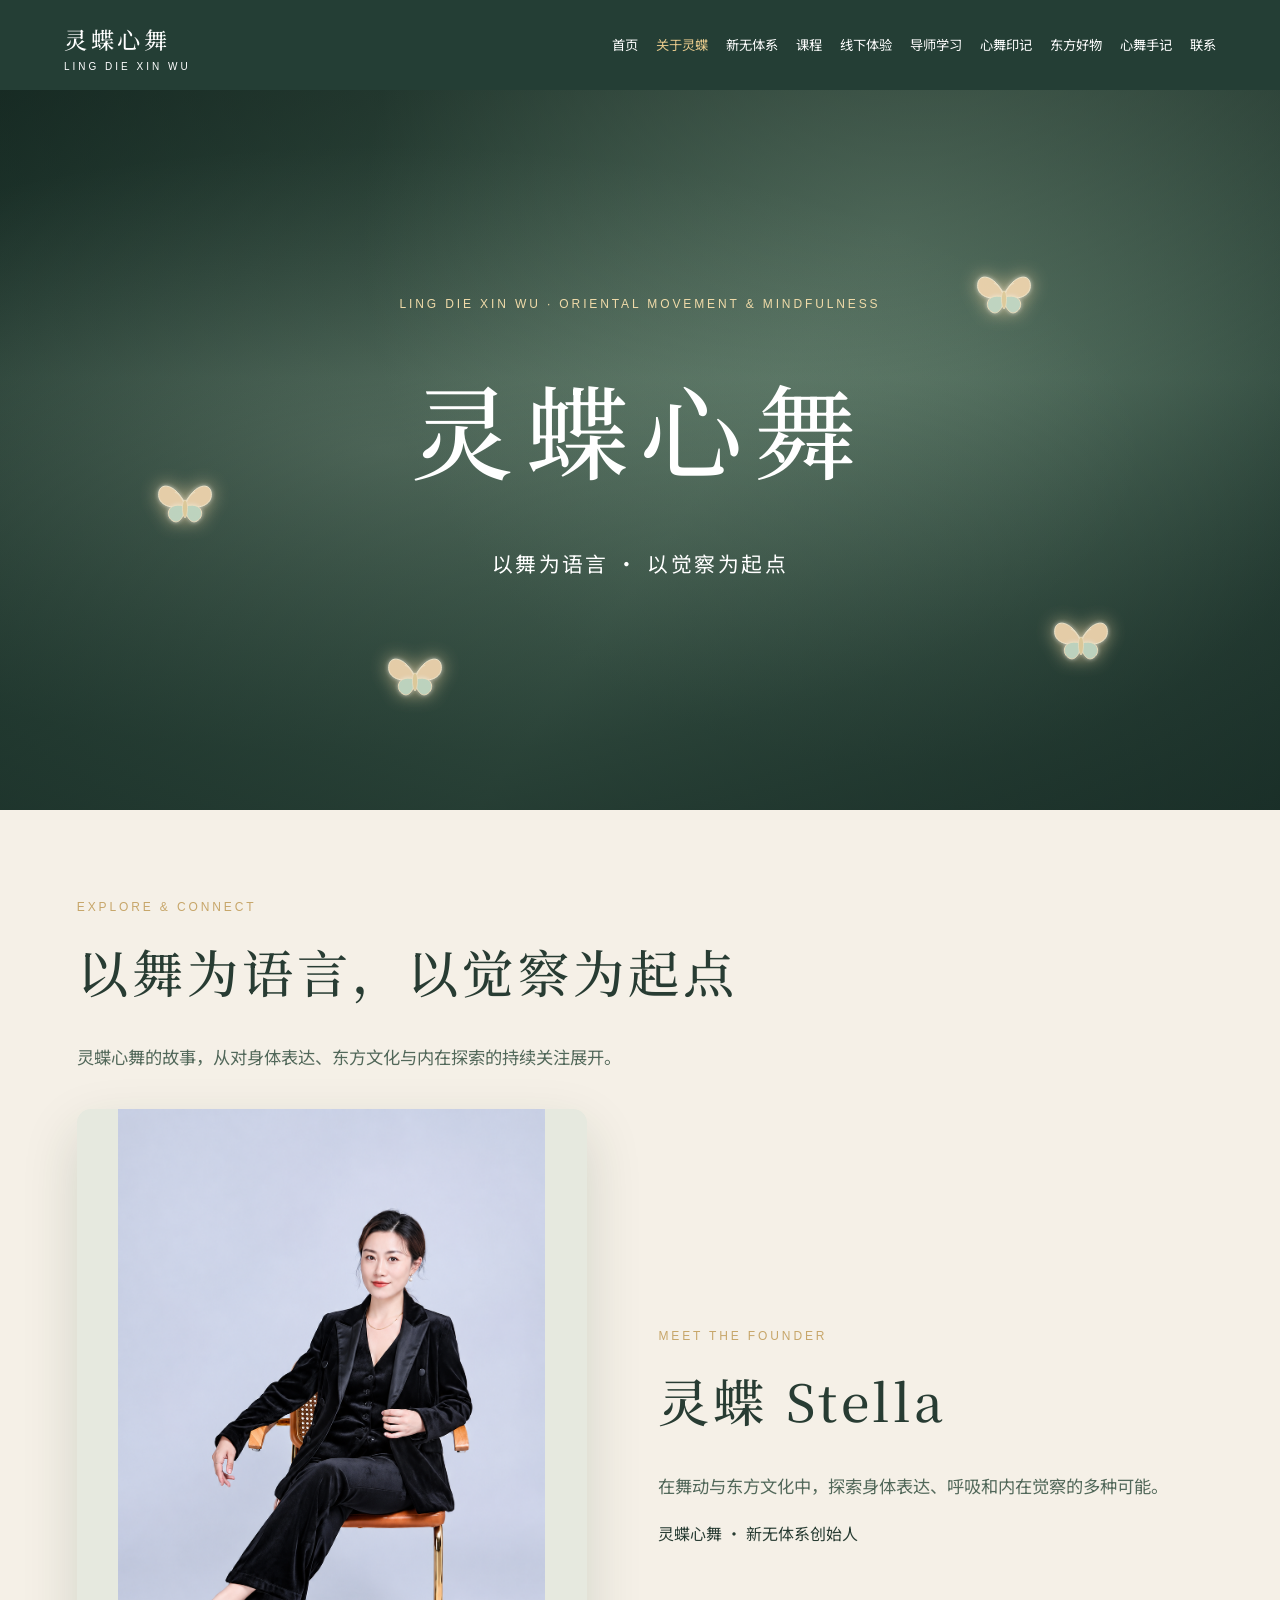
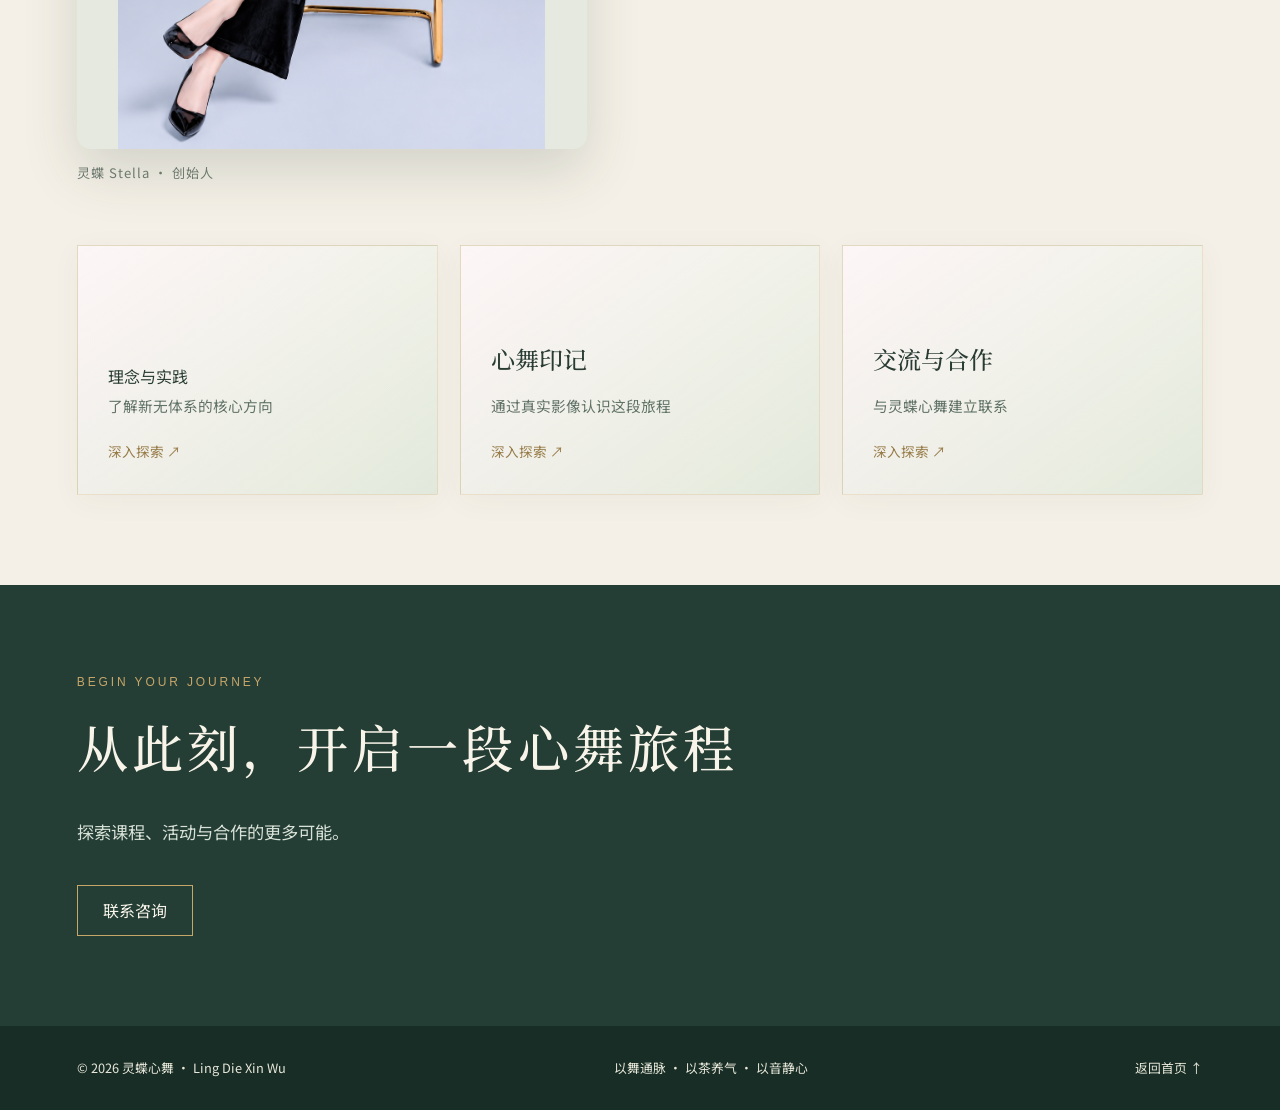
<file: about.html>
<!doctype html><html lang="zh-CN"><head><meta charset="utf-8"><meta name="viewport" content="width=device-width,initial-scale=1"><meta name="theme-color" content="#243e35"><meta name="description" content="灵蝶心舞的故事，从对身体表达、东方文化与内在探索的持续关注展开。"><title>关于灵蝶心舞 · 品牌与创始人</title><link rel="stylesheet" href="assets/site.css"></head><body><a class="skip" href="#main">跳至主要内容</a><header class="header"><a class="brand" href="./">灵蝶心舞<small>LING DIE XIN WU</small></a><button class="menu" aria-controls="nav" aria-expanded="false" type="button">菜单 ☰</button><nav class="nav" id="nav" aria-label="主要导航"><a href="./" >首页</a><a href="about.html" aria-current="page">关于灵蝶</a><a href="system.html" >新无体系</a><a href="courses.html" >课程</a><a href="workshops.html" >线下体验</a><a href="certification.html" >导师学习</a><a href="portfolio.html" >心舞印记</a><a href="products.html" >东方好物</a><a href="journal.html" >心舞手记</a><a href="contact.html" >联系</a></nav></header><main id="main"><section class="hero "><div class="mist" aria-hidden="true"></div><div class="orbs" aria-hidden="true"><i class="orb"></i><i class="orb"></i><i class="orb"></i><i class="orb"></i></div><div class="hero-content"><div class="eyebrow">Ling Die Xin Wu · Oriental Movement & Mindfulness</div><h1>灵蝶心舞</h1><p>以舞为语言 · 以觉察为起点</p></div></section><section class="section" id="discover"><div class="wrap reveal"><div class="kicker">Explore & Connect</div><h2>以舞为语言，以觉察为起点</h2><p class="lead">灵蝶心舞的故事，从对身体表达、东方文化与内在探索的持续关注展开。</p><div class="founder-intro"><figure class="founder-photo"><img src="assets/Ling%20Die.png" alt="灵蝶 Stella 创始人形象照" loading="eager" decoding="async"><figcaption>灵蝶 Stella · 创始人</figcaption></figure><div><div class="kicker">Meet the Founder</div><h2>灵蝶 Stella</h2><p class="lead">在舞动与东方文化中，探索身体表达、呼吸和内在觉察的多种可能。</p><p>灵蝶心舞 · 新无体系创始人</p></div></div><div class="grid"><a class="card" href="system.html"<h3>理念与实践</h3><p>了解新无体系的核心方向</p><span>深入探索 ↗</span></a><a class="card" href="portfolio.html"><h3>心舞印记</h3><p>通过真实影像认识这段旅程</p><span>深入探索 ↗</span></a><a class="card" href="contact.html"><h3>交流与合作</h3><p>与灵蝶心舞建立联系</p><span>深入探索 ↗</span></a></div></div></section><section class="section dark"><div class="wrap reveal"><div class="kicker">Begin Your Journey</div><h2>从此刻，开启一段心舞旅程</h2><p class="lead">探索课程、活动与合作的更多可能。</p><a class="button" href="contact.html">联系咨询</a></div></section></main><footer class="footer"><span>© <span data-year></span> 灵蝶心舞 · Ling Die Xin Wu</span><span>以舞通脉 · 以茶养气 · 以音静心</span><a href="./">返回首页 ↑</a></footer><script defer src="assets/site.js"></script></body></html>
</file>
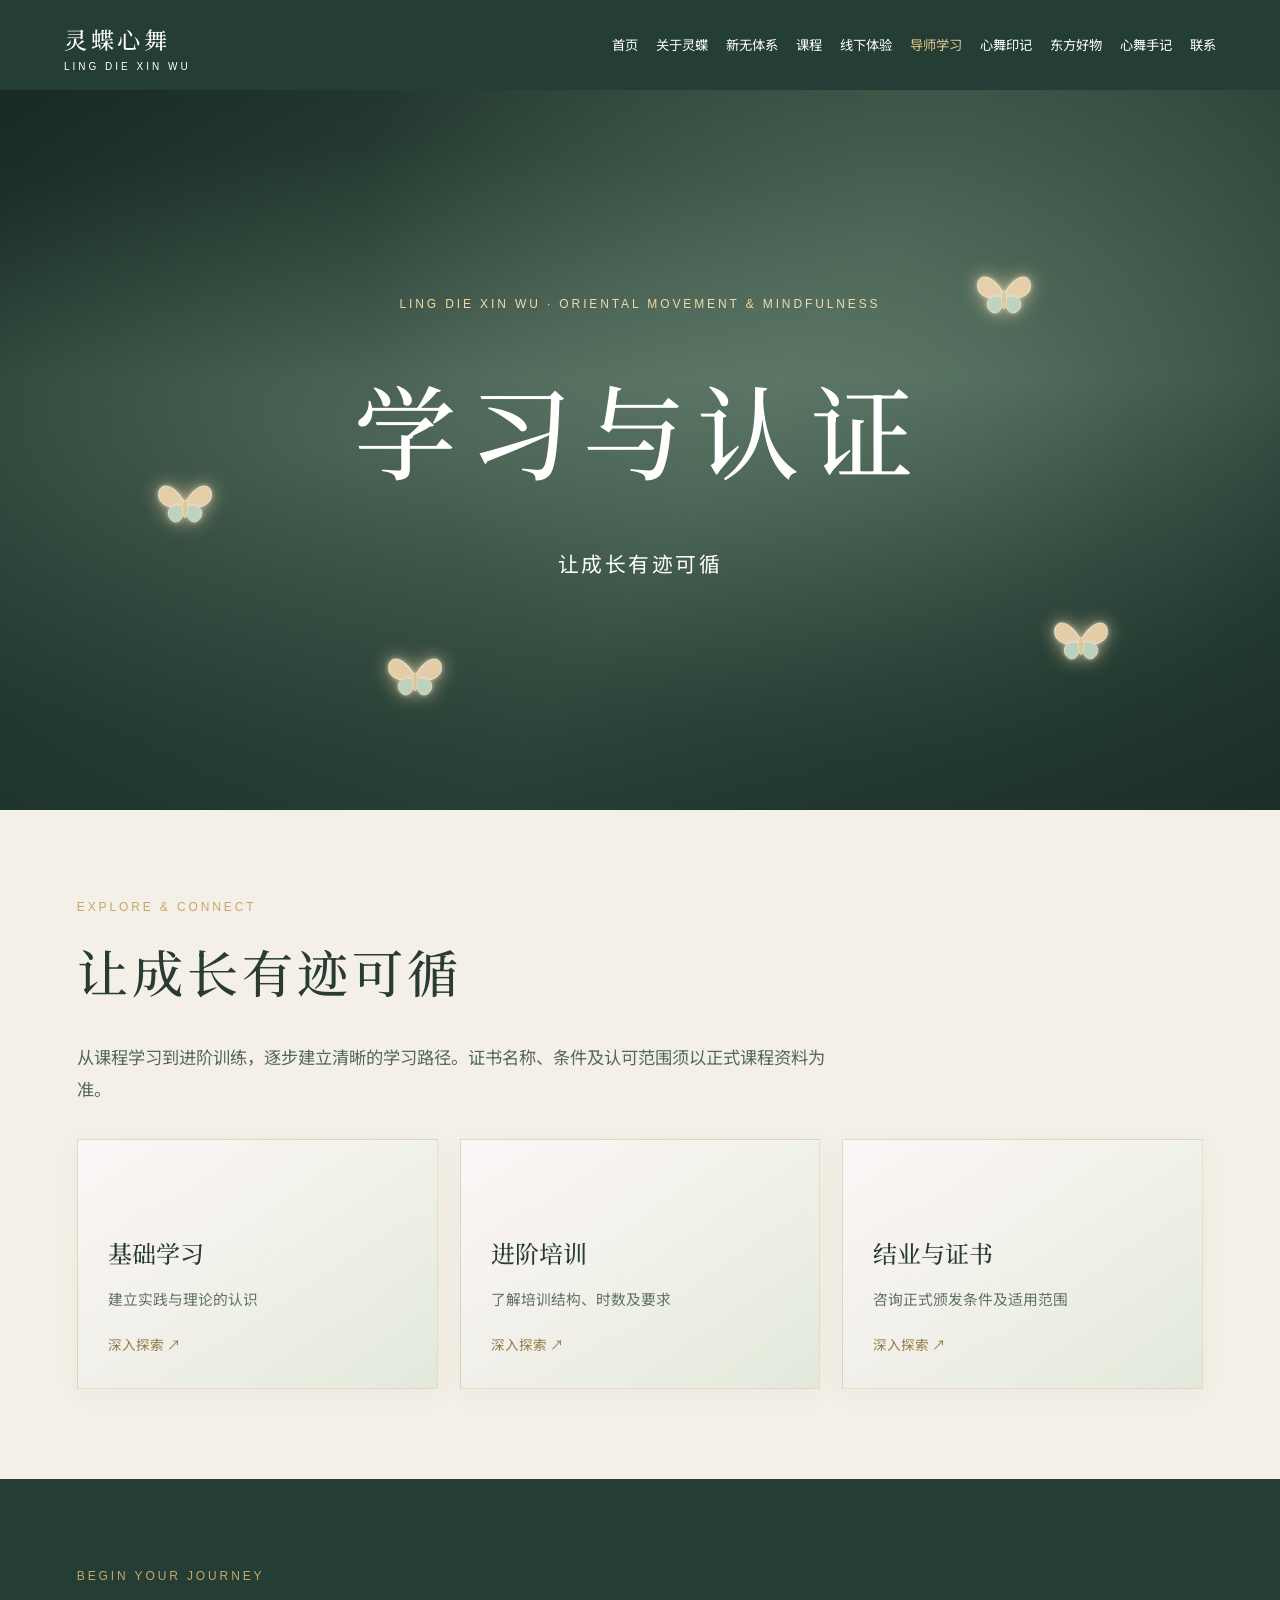
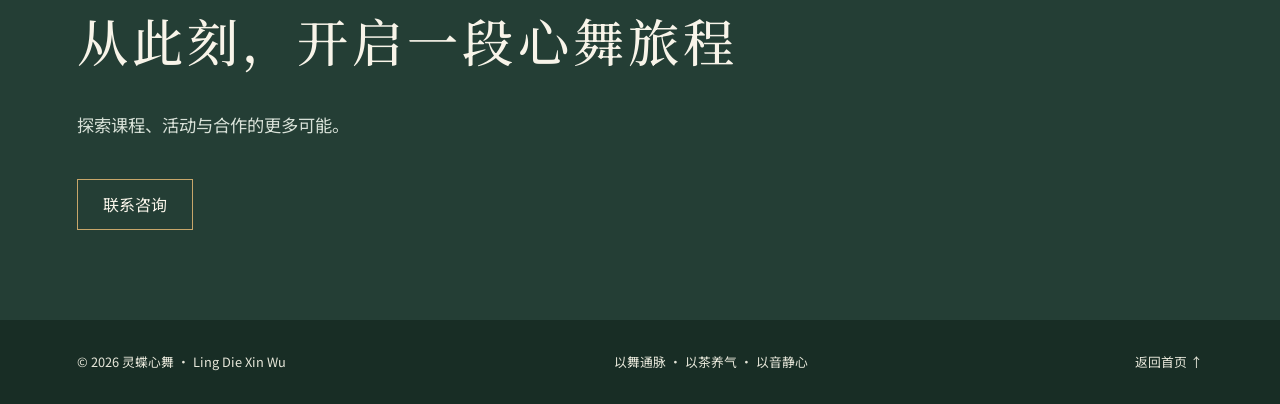
<file: certification.html>
<!doctype html><html lang="zh-CN"><head><meta charset="utf-8"><meta name="viewport" content="width=device-width,initial-scale=1"><meta name="theme-color" content="#243e35"><meta name="description" content="从课程学习到进阶训练，逐步建立清晰的学习路径。证书名称、条件及认可范围须以正式课程资料为准。"><title>学习与认证 · 灵蝶心舞</title><link rel="stylesheet" href="assets/site.css"></head><body><a class="skip" href="#main">跳至主要内容</a><header class="header"><a class="brand" href="./">灵蝶心舞<small>LING DIE XIN WU</small></a><button class="menu" aria-controls="nav" aria-expanded="false" type="button">菜单 ☰</button><nav class="nav" id="nav" aria-label="主要导航"><a href="./" >首页</a><a href="about.html" >关于灵蝶</a><a href="system.html" >新无体系</a><a href="courses.html" >课程</a><a href="workshops.html" >线下体验</a><a href="certification.html" aria-current="page">导师学习</a><a href="portfolio.html" >心舞印记</a><a href="products.html" >东方好物</a><a href="journal.html" >心舞手记</a><a href="contact.html" >联系</a></nav></header><main id="main"><section class="hero "><div class="mist" aria-hidden="true"></div><div class="orbs" aria-hidden="true"><i class="orb"></i><i class="orb"></i><i class="orb"></i><i class="orb"></i></div><div class="hero-content"><div class="eyebrow">Ling Die Xin Wu · Oriental Movement & Mindfulness</div><h1>学习与认证</h1><p>让成长有迹可循</p></div></section><section class="section" id="discover"><div class="wrap reveal"><div class="kicker">Explore & Connect</div><h2>让成长有迹可循</h2><p class="lead">从课程学习到进阶训练，逐步建立清晰的学习路径。证书名称、条件及认可范围须以正式课程资料为准。</p><div class="grid"><a class="card" href="courses.html"><h3>基础学习</h3><p>建立实践与理论的认识</p><span>深入探索 ↗</span></a><a class="card" href="contact.html"><h3>进阶培训</h3><p>了解培训结构、时数及要求</p><span>深入探索 ↗</span></a><a class="card" href="contact.html"><h3>结业与证书</h3><p>咨询正式颁发条件及适用范围</p><span>深入探索 ↗</span></a></div></div></section><section class="section dark"><div class="wrap reveal"><div class="kicker">Begin Your Journey</div><h2>从此刻，开启一段心舞旅程</h2><p class="lead">探索课程、活动与合作的更多可能。</p><a class="button" href="contact.html">联系咨询</a></div></section></main><footer class="footer"><span>© <span data-year></span> 灵蝶心舞 · Ling Die Xin Wu</span><span>以舞通脉 · 以茶养气 · 以音静心</span><a href="./">返回首页 ↑</a></footer><script defer src="assets/site.js"></script></body></html>
</file>
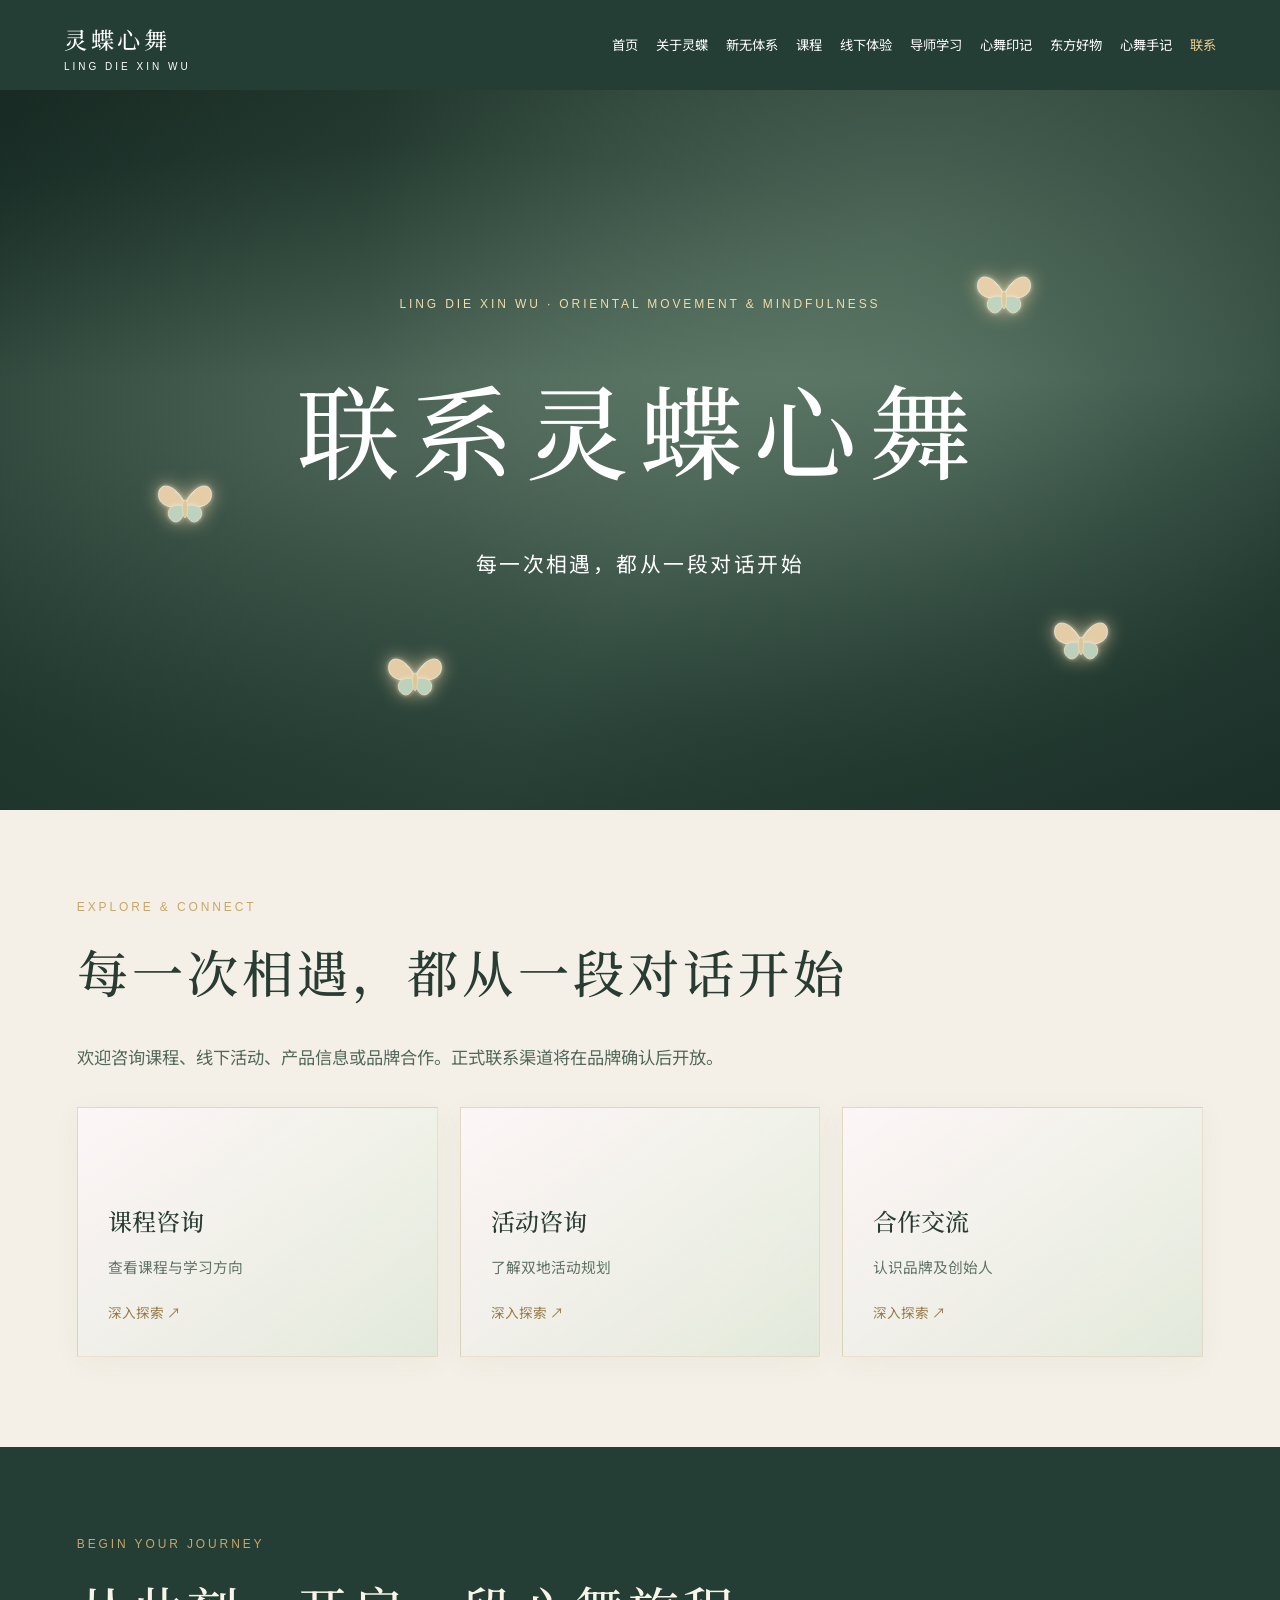
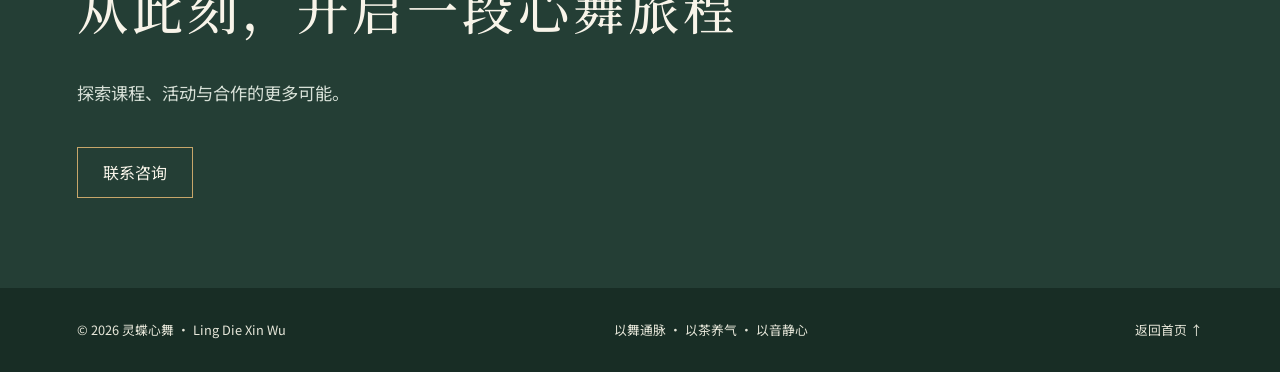
<file: contact.html>
<!doctype html><html lang="zh-CN"><head><meta charset="utf-8"><meta name="viewport" content="width=device-width,initial-scale=1"><meta name="theme-color" content="#243e35"><meta name="description" content="欢迎咨询课程、线下活动、产品信息或品牌合作。正式联系渠道将在品牌确认后开放。"><title>联系灵蝶心舞 · 灵蝶心舞</title><link rel="stylesheet" href="assets/site.css"></head><body><a class="skip" href="#main">跳至主要内容</a><header class="header"><a class="brand" href="./">灵蝶心舞<small>LING DIE XIN WU</small></a><button class="menu" aria-controls="nav" aria-expanded="false" type="button">菜单 ☰</button><nav class="nav" id="nav" aria-label="主要导航"><a href="./" >首页</a><a href="about.html" >关于灵蝶</a><a href="system.html" >新无体系</a><a href="courses.html" >课程</a><a href="workshops.html" >线下体验</a><a href="certification.html" >导师学习</a><a href="portfolio.html" >心舞印记</a><a href="products.html" >东方好物</a><a href="journal.html" >心舞手记</a><a href="contact.html" aria-current="page">联系</a></nav></header><main id="main"><section class="hero "><div class="mist" aria-hidden="true"></div><div class="orbs" aria-hidden="true"><i class="orb"></i><i class="orb"></i><i class="orb"></i><i class="orb"></i></div><div class="hero-content"><div class="eyebrow">Ling Die Xin Wu · Oriental Movement & Mindfulness</div><h1>联系灵蝶心舞</h1><p>每一次相遇，都从一段对话开始</p></div></section><section class="section" id="discover"><div class="wrap reveal"><div class="kicker">Explore & Connect</div><h2>每一次相遇，都从一段对话开始</h2><p class="lead">欢迎咨询课程、线下活动、产品信息或品牌合作。正式联系渠道将在品牌确认后开放。</p><div class="grid"><a class="card" href="courses.html"><h3>课程咨询</h3><p>查看课程与学习方向</p><span>深入探索 ↗</span></a><a class="card" href="workshops.html"><h3>活动咨询</h3><p>了解双地活动规划</p><span>深入探索 ↗</span></a><a class="card" href="about.html"><h3>合作交流</h3><p>认识品牌及创始人</p><span>深入探索 ↗</span></a></div></div></section><section class="section dark"><div class="wrap reveal"><div class="kicker">Begin Your Journey</div><h2>从此刻，开启一段心舞旅程</h2><p class="lead">探索课程、活动与合作的更多可能。</p><a class="button" href="contact.html">联系咨询</a></div></section></main><footer class="footer"><span>© <span data-year></span> 灵蝶心舞 · Ling Die Xin Wu</span><span>以舞通脉 · 以茶养气 · 以音静心</span><a href="./">返回首页 ↑</a></footer><script defer src="assets/site.js"></script></body></html>
</file>
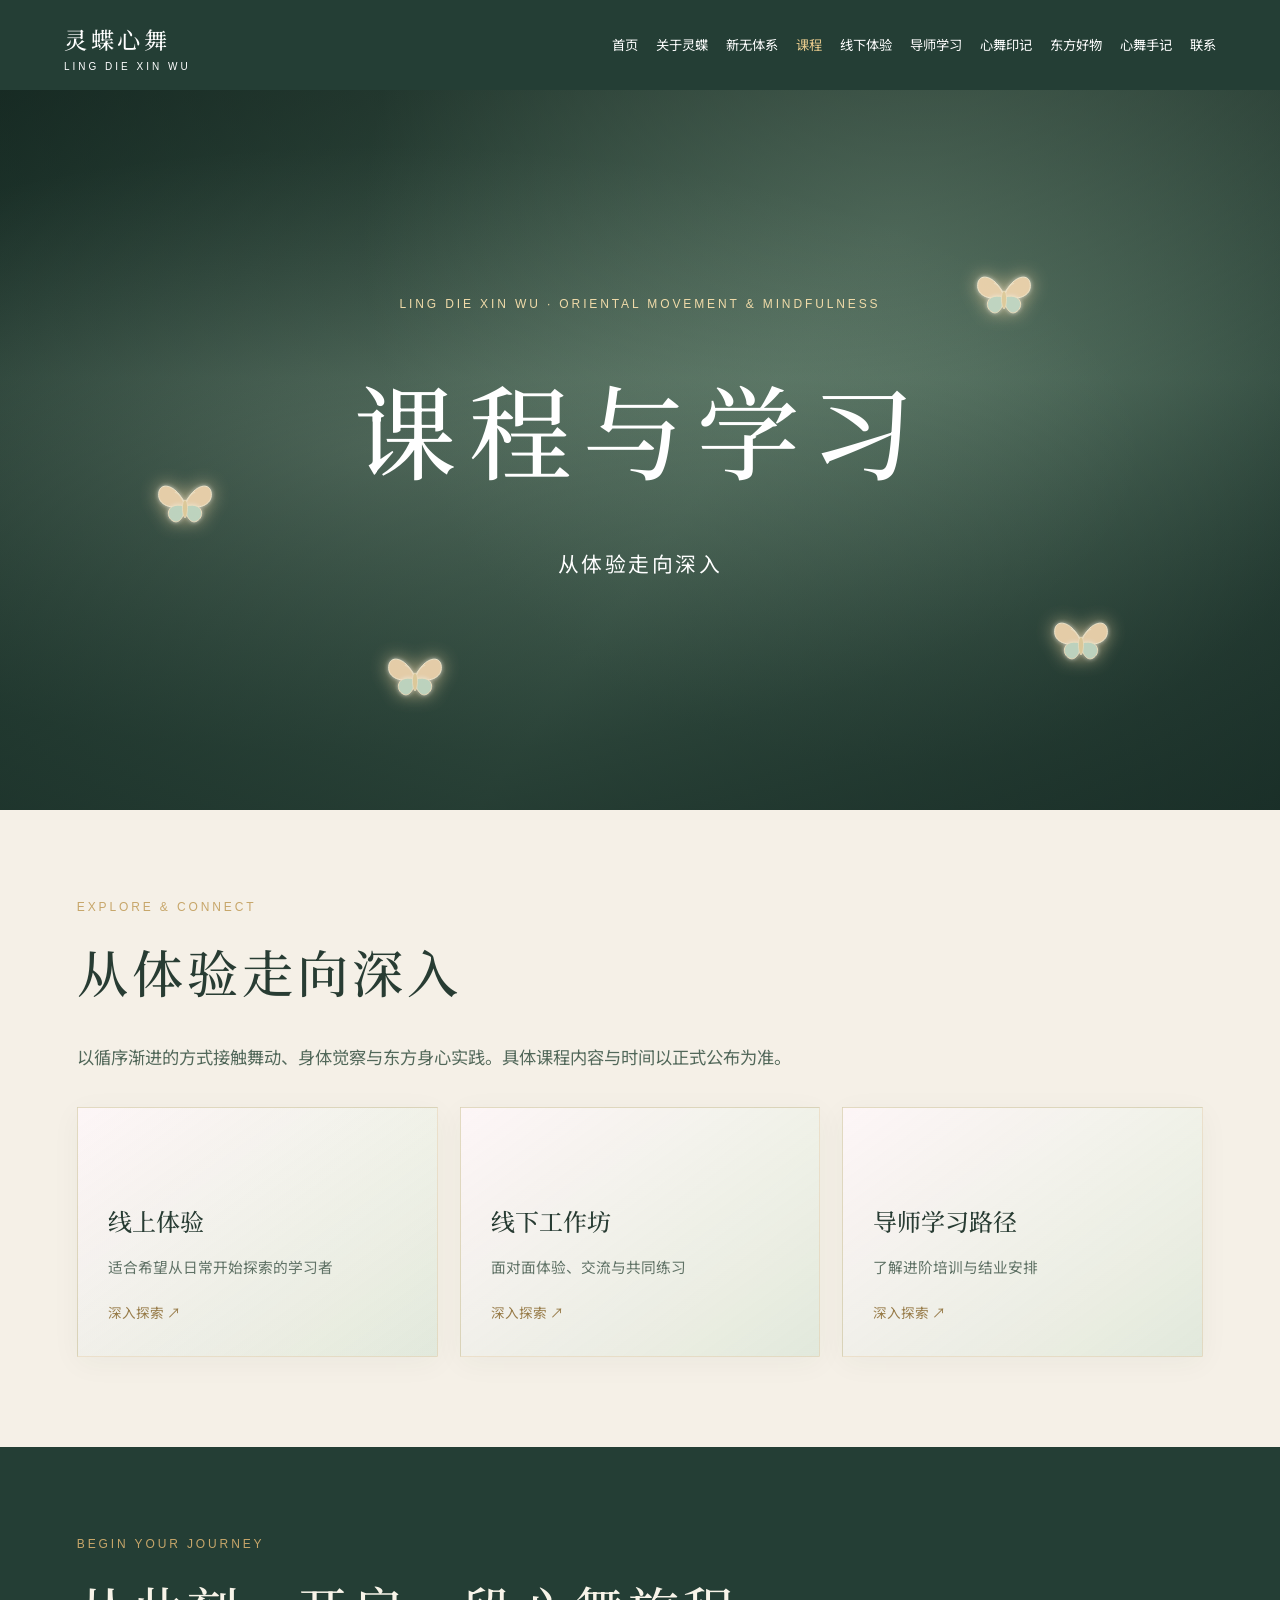
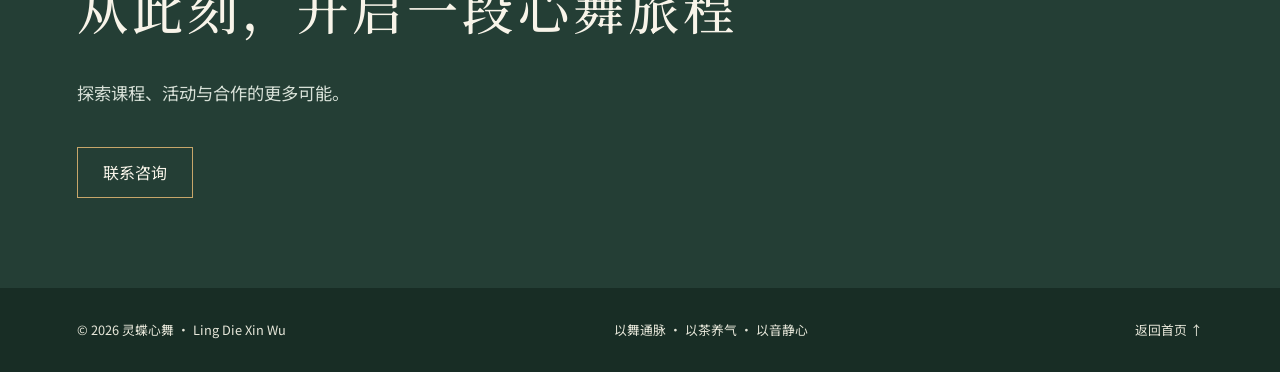
<file: courses.html>
<!doctype html><html lang="zh-CN"><head><meta charset="utf-8"><meta name="viewport" content="width=device-width,initial-scale=1"><meta name="theme-color" content="#243e35"><meta name="description" content="以循序渐进的方式接触舞动、身体觉察与东方身心实践。具体课程内容与时间以正式公布为准。"><title>课程与学习 · 灵蝶心舞</title><link rel="stylesheet" href="assets/site.css"></head><body><a class="skip" href="#main">跳至主要内容</a><header class="header"><a class="brand" href="./">灵蝶心舞<small>LING DIE XIN WU</small></a><button class="menu" aria-controls="nav" aria-expanded="false" type="button">菜单 ☰</button><nav class="nav" id="nav" aria-label="主要导航"><a href="./" >首页</a><a href="about.html" >关于灵蝶</a><a href="system.html" >新无体系</a><a href="courses.html" aria-current="page">课程</a><a href="workshops.html" >线下体验</a><a href="certification.html" >导师学习</a><a href="portfolio.html" >心舞印记</a><a href="products.html" >东方好物</a><a href="journal.html" >心舞手记</a><a href="contact.html" >联系</a></nav></header><main id="main"><section class="hero "><div class="mist" aria-hidden="true"></div><div class="orbs" aria-hidden="true"><i class="orb"></i><i class="orb"></i><i class="orb"></i><i class="orb"></i></div><div class="hero-content"><div class="eyebrow">Ling Die Xin Wu · Oriental Movement & Mindfulness</div><h1>课程与学习</h1><p>从体验走向深入</p></div></section><section class="section" id="discover"><div class="wrap reveal"><div class="kicker">Explore & Connect</div><h2>从体验走向深入</h2><p class="lead">以循序渐进的方式接触舞动、身体觉察与东方身心实践。具体课程内容与时间以正式公布为准。</p><div class="grid"><a class="card" href="contact.html"><h3>线上体验</h3><p>适合希望从日常开始探索的学习者</p><span>深入探索 ↗</span></a><a class="card" href="workshops.html"><h3>线下工作坊</h3><p>面对面体验、交流与共同练习</p><span>深入探索 ↗</span></a><a class="card" href="certification.html"><h3>导师学习路径</h3><p>了解进阶培训与结业安排</p><span>深入探索 ↗</span></a></div></div></section><section class="section dark"><div class="wrap reveal"><div class="kicker">Begin Your Journey</div><h2>从此刻，开启一段心舞旅程</h2><p class="lead">探索课程、活动与合作的更多可能。</p><a class="button" href="contact.html">联系咨询</a></div></section></main><footer class="footer"><span>© <span data-year></span> 灵蝶心舞 · Ling Die Xin Wu</span><span>以舞通脉 · 以茶养气 · 以音静心</span><a href="./">返回首页 ↑</a></footer><script defer src="assets/site.js"></script></body></html>
</file>
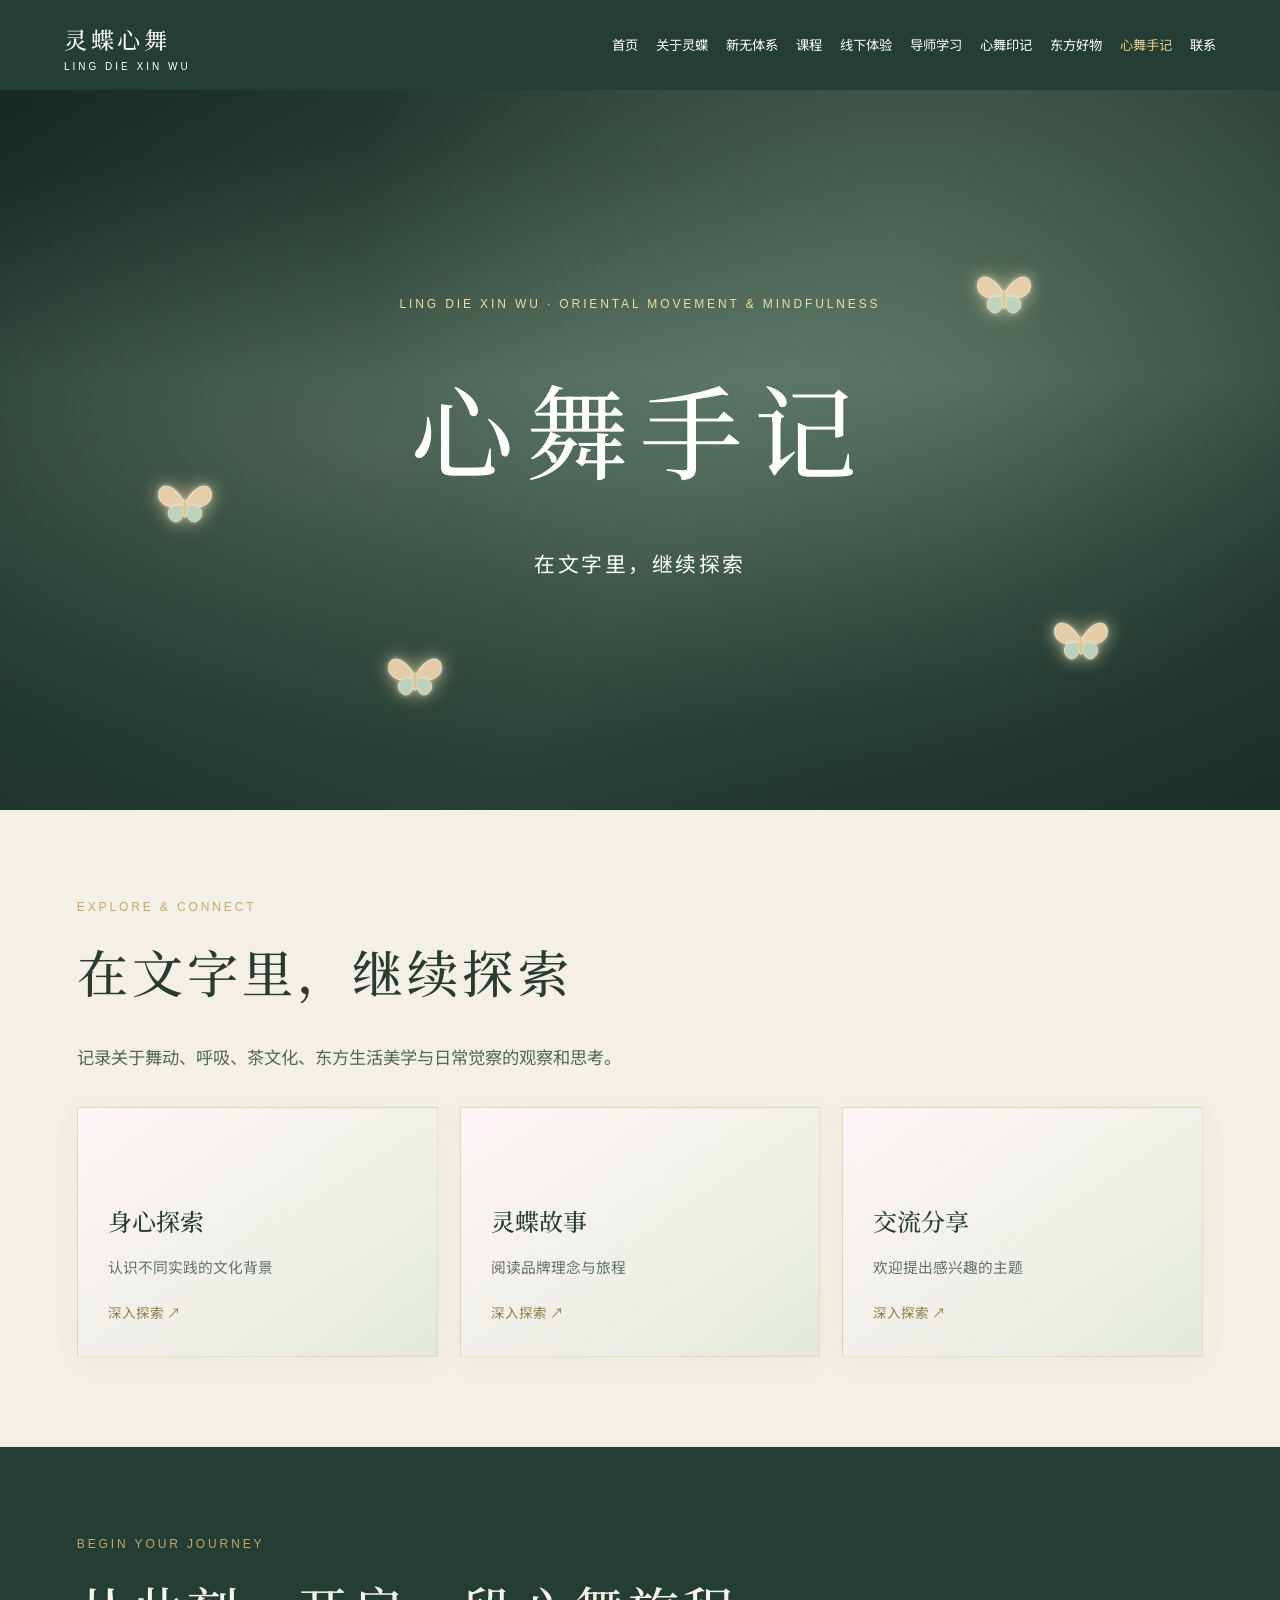
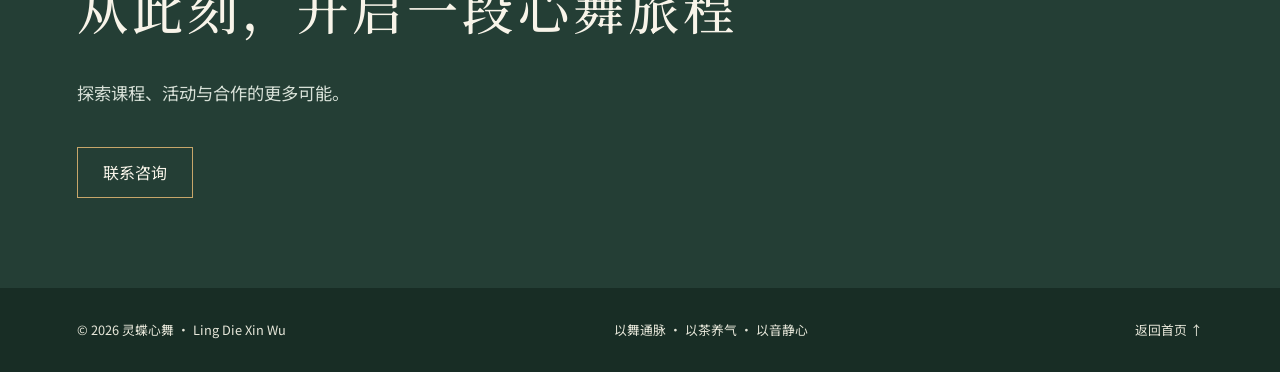
<file: journal.html>
<!doctype html><html lang="zh-CN"><head><meta charset="utf-8"><meta name="viewport" content="width=device-width,initial-scale=1"><meta name="theme-color" content="#243e35"><meta name="description" content="记录关于舞动、呼吸、茶文化、东方生活美学与日常觉察的观察和思考。"><title>心舞手记 · 灵蝶心舞</title><link rel="stylesheet" href="assets/site.css"></head><body><a class="skip" href="#main">跳至主要内容</a><header class="header"><a class="brand" href="./">灵蝶心舞<small>LING DIE XIN WU</small></a><button class="menu" aria-controls="nav" aria-expanded="false" type="button">菜单 ☰</button><nav class="nav" id="nav" aria-label="主要导航"><a href="./" >首页</a><a href="about.html" >关于灵蝶</a><a href="system.html" >新无体系</a><a href="courses.html" >课程</a><a href="workshops.html" >线下体验</a><a href="certification.html" >导师学习</a><a href="portfolio.html" >心舞印记</a><a href="products.html" >东方好物</a><a href="journal.html" aria-current="page">心舞手记</a><a href="contact.html" >联系</a></nav></header><main id="main"><section class="hero "><div class="mist" aria-hidden="true"></div><div class="orbs" aria-hidden="true"><i class="orb"></i><i class="orb"></i><i class="orb"></i><i class="orb"></i></div><div class="hero-content"><div class="eyebrow">Ling Die Xin Wu · Oriental Movement & Mindfulness</div><h1>心舞手记</h1><p>在文字里，继续探索</p></div></section><section class="section" id="discover"><div class="wrap reveal"><div class="kicker">Explore & Connect</div><h2>在文字里，继续探索</h2><p class="lead">记录关于舞动、呼吸、茶文化、东方生活美学与日常觉察的观察和思考。</p><div class="grid"><a class="card" href="system.html"><h3>身心探索</h3><p>认识不同实践的文化背景</p><span>深入探索 ↗</span></a><a class="card" href="about.html"><h3>灵蝶故事</h3><p>阅读品牌理念与旅程</p><span>深入探索 ↗</span></a><a class="card" href="contact.html"><h3>交流分享</h3><p>欢迎提出感兴趣的主题</p><span>深入探索 ↗</span></a></div></div></section><section class="section dark"><div class="wrap reveal"><div class="kicker">Begin Your Journey</div><h2>从此刻，开启一段心舞旅程</h2><p class="lead">探索课程、活动与合作的更多可能。</p><a class="button" href="contact.html">联系咨询</a></div></section></main><footer class="footer"><span>© <span data-year></span> 灵蝶心舞 · Ling Die Xin Wu</span><span>以舞通脉 · 以茶养气 · 以音静心</span><a href="./">返回首页 ↑</a></footer><script defer src="assets/site.js"></script></body></html>
</file>
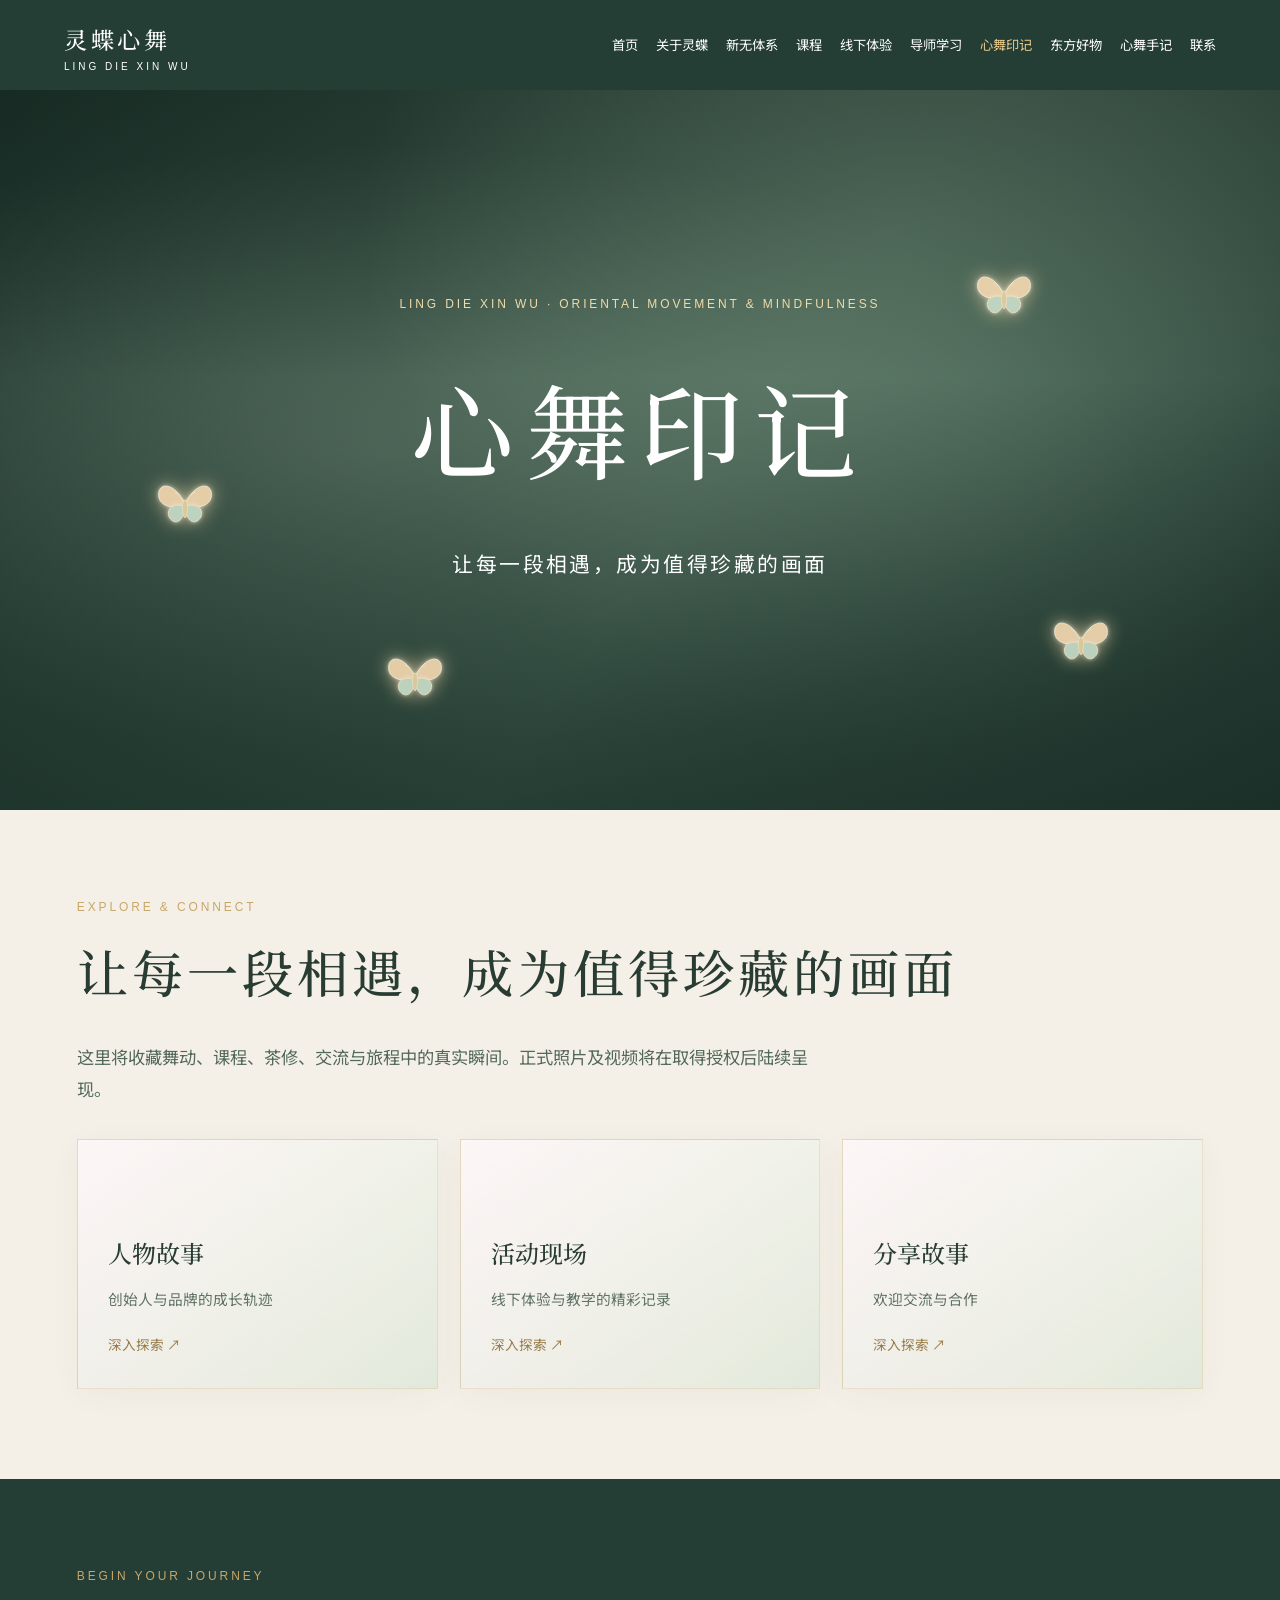
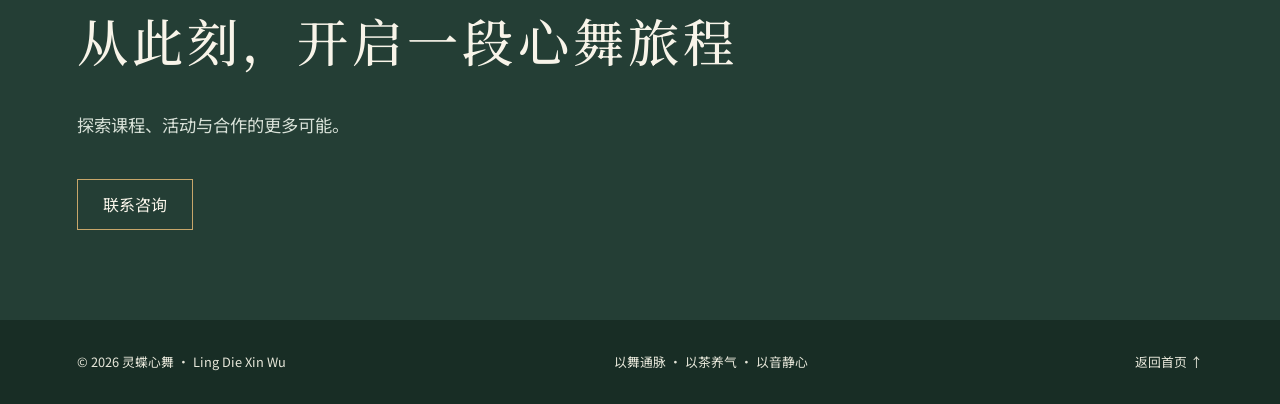
<file: portfolio.html>
<!doctype html><html lang="zh-CN"><head><meta charset="utf-8"><meta name="viewport" content="width=device-width,initial-scale=1"><meta name="theme-color" content="#243e35"><meta name="description" content="这里将收藏舞动、课程、茶修、交流与旅程中的真实瞬间。正式照片及视频将在取得授权后陆续呈现。"><title>心舞印记 · 灵蝶心舞</title><link rel="stylesheet" href="assets/site.css"></head><body><a class="skip" href="#main">跳至主要内容</a><header class="header"><a class="brand" href="./">灵蝶心舞<small>LING DIE XIN WU</small></a><button class="menu" aria-controls="nav" aria-expanded="false" type="button">菜单 ☰</button><nav class="nav" id="nav" aria-label="主要导航"><a href="./" >首页</a><a href="about.html" >关于灵蝶</a><a href="system.html" >新无体系</a><a href="courses.html" >课程</a><a href="workshops.html" >线下体验</a><a href="certification.html" >导师学习</a><a href="portfolio.html" aria-current="page">心舞印记</a><a href="products.html" >东方好物</a><a href="journal.html" >心舞手记</a><a href="contact.html" >联系</a></nav></header><main id="main"><section class="hero "><div class="mist" aria-hidden="true"></div><div class="orbs" aria-hidden="true"><i class="orb"></i><i class="orb"></i><i class="orb"></i><i class="orb"></i></div><div class="hero-content"><div class="eyebrow">Ling Die Xin Wu · Oriental Movement & Mindfulness</div><h1>心舞印记</h1><p>让每一段相遇，成为值得珍藏的画面</p></div></section><section class="section" id="discover"><div class="wrap reveal"><div class="kicker">Explore & Connect</div><h2>让每一段相遇，成为值得珍藏的画面</h2><p class="lead">这里将收藏舞动、课程、茶修、交流与旅程中的真实瞬间。正式照片及视频将在取得授权后陆续呈现。</p><div class="grid"><a class="card" href="about.html"><h3>人物故事</h3><p>创始人与品牌的成长轨迹</p><span>深入探索 ↗</span></a><a class="card" href="workshops.html"><h3>活动现场</h3><p>线下体验与教学的精彩记录</p><span>深入探索 ↗</span></a><a class="card" href="contact.html"><h3>分享故事</h3><p>欢迎交流与合作</p><span>深入探索 ↗</span></a></div></div></section><section class="section dark"><div class="wrap reveal"><div class="kicker">Begin Your Journey</div><h2>从此刻，开启一段心舞旅程</h2><p class="lead">探索课程、活动与合作的更多可能。</p><a class="button" href="contact.html">联系咨询</a></div></section></main><footer class="footer"><span>© <span data-year></span> 灵蝶心舞 · Ling Die Xin Wu</span><span>以舞通脉 · 以茶养气 · 以音静心</span><a href="./">返回首页 ↑</a></footer><script defer src="assets/site.js"></script></body></html>
</file>
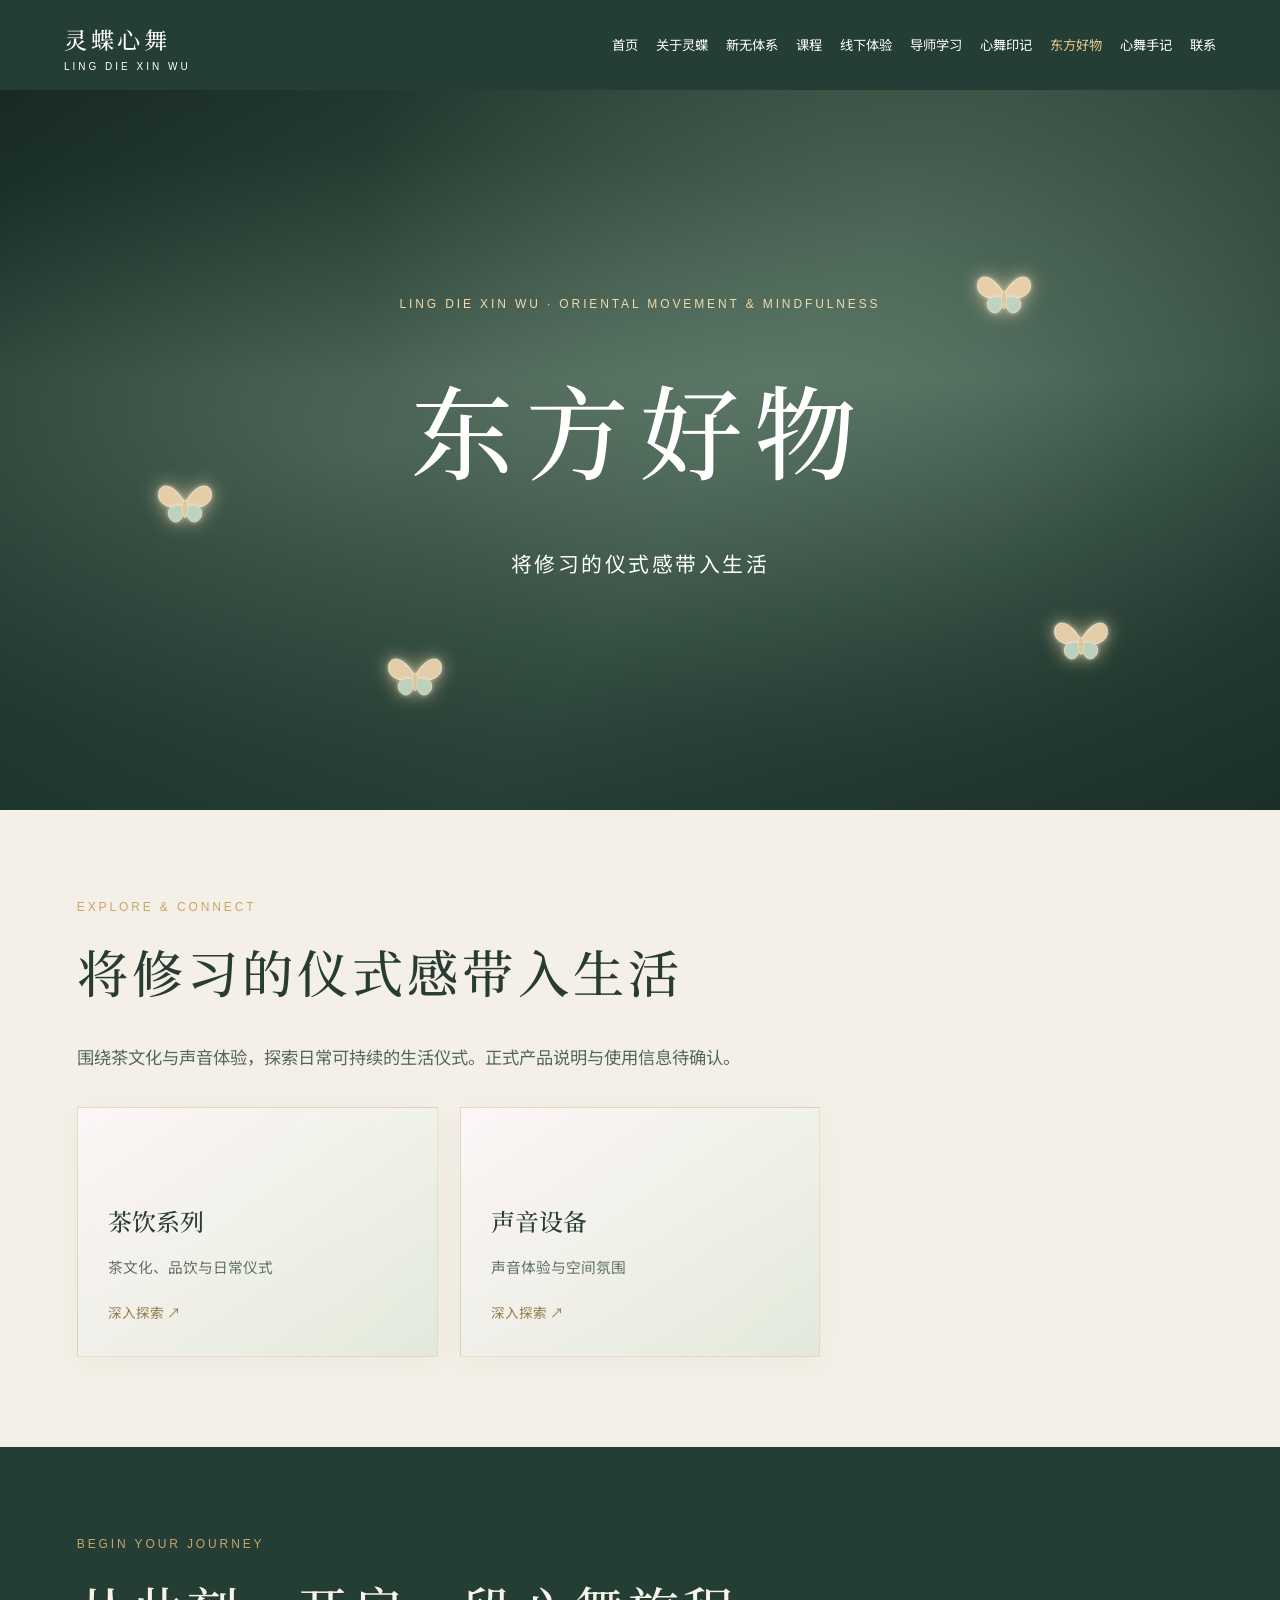
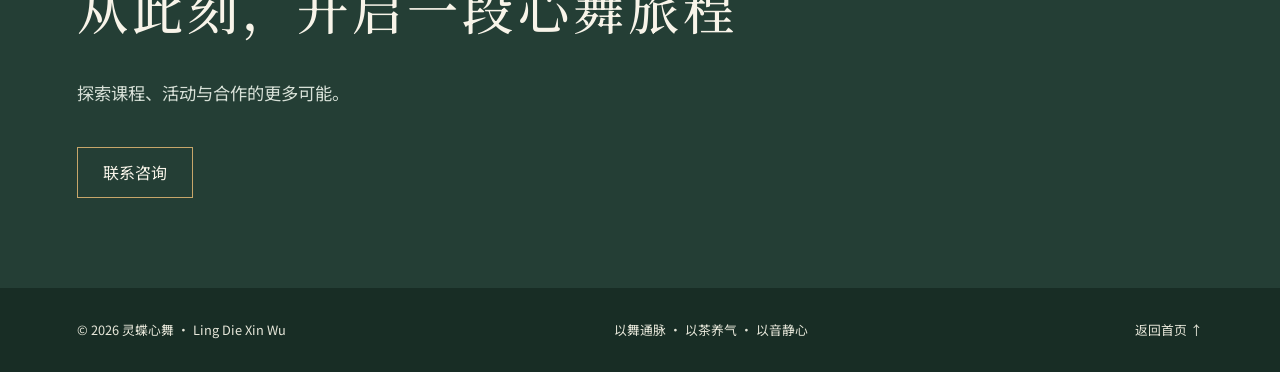
<file: products.html>
<!doctype html><html lang="zh-CN"><head><meta charset="utf-8"><meta name="viewport" content="width=device-width,initial-scale=1"><meta name="theme-color" content="#243e35"><meta name="description" content="围绕茶文化与声音体验，探索日常可持续的生活仪式。正式产品说明与使用信息待确认。"><title>东方好物 · 灵蝶心舞</title><link rel="stylesheet" href="assets/site.css"></head><body><a class="skip" href="#main">跳至主要内容</a><header class="header"><a class="brand" href="./">灵蝶心舞<small>LING DIE XIN WU</small></a><button class="menu" aria-controls="nav" aria-expanded="false" type="button">菜单 ☰</button><nav class="nav" id="nav" aria-label="主要导航"><a href="./" >首页</a><a href="about.html" >关于灵蝶</a><a href="system.html" >新无体系</a><a href="courses.html" >课程</a><a href="workshops.html" >线下体验</a><a href="certification.html" >导师学习</a><a href="portfolio.html" >心舞印记</a><a href="products.html" aria-current="page">东方好物</a><a href="journal.html" >心舞手记</a><a href="contact.html" >联系</a></nav></header><main id="main"><section class="hero "><div class="mist" aria-hidden="true"></div><div class="orbs" aria-hidden="true"><i class="orb"></i><i class="orb"></i><i class="orb"></i><i class="orb"></i></div><div class="hero-content"><div class="eyebrow">Ling Die Xin Wu · Oriental Movement & Mindfulness</div><h1>东方好物</h1><p>将修习的仪式感带入生活</p></div></section><section class="section" id="discover"><div class="wrap reveal"><div class="kicker">Explore & Connect</div><h2>将修习的仪式感带入生活</h2><p class="lead">围绕茶文化与声音体验，探索日常可持续的生活仪式。正式产品说明与使用信息待确认。</p><div class="grid"><a class="card" href="contact.html"><h3>茶饮系列</h3><p>茶文化、品饮与日常仪式</p><span>深入探索 ↗</span></a><a class="card" href="contact.html"><h3>声音设备</h3><p>声音体验与空间氛围</p><span>深入探索 ↗</span></a></div></div></section><section class="section dark"><div class="wrap reveal"><div class="kicker">Begin Your Journey</div><h2>从此刻，开启一段心舞旅程</h2><p class="lead">探索课程、活动与合作的更多可能。</p><a class="button" href="contact.html">联系咨询</a></div></section></main><footer class="footer"><span>© <span data-year></span> 灵蝶心舞 · Ling Die Xin Wu</span><span>以舞通脉 · 以茶养气 · 以音静心</span><a href="./">返回首页 ↑</a></footer><script defer src="assets/site.js"></script></body></html>
</file>
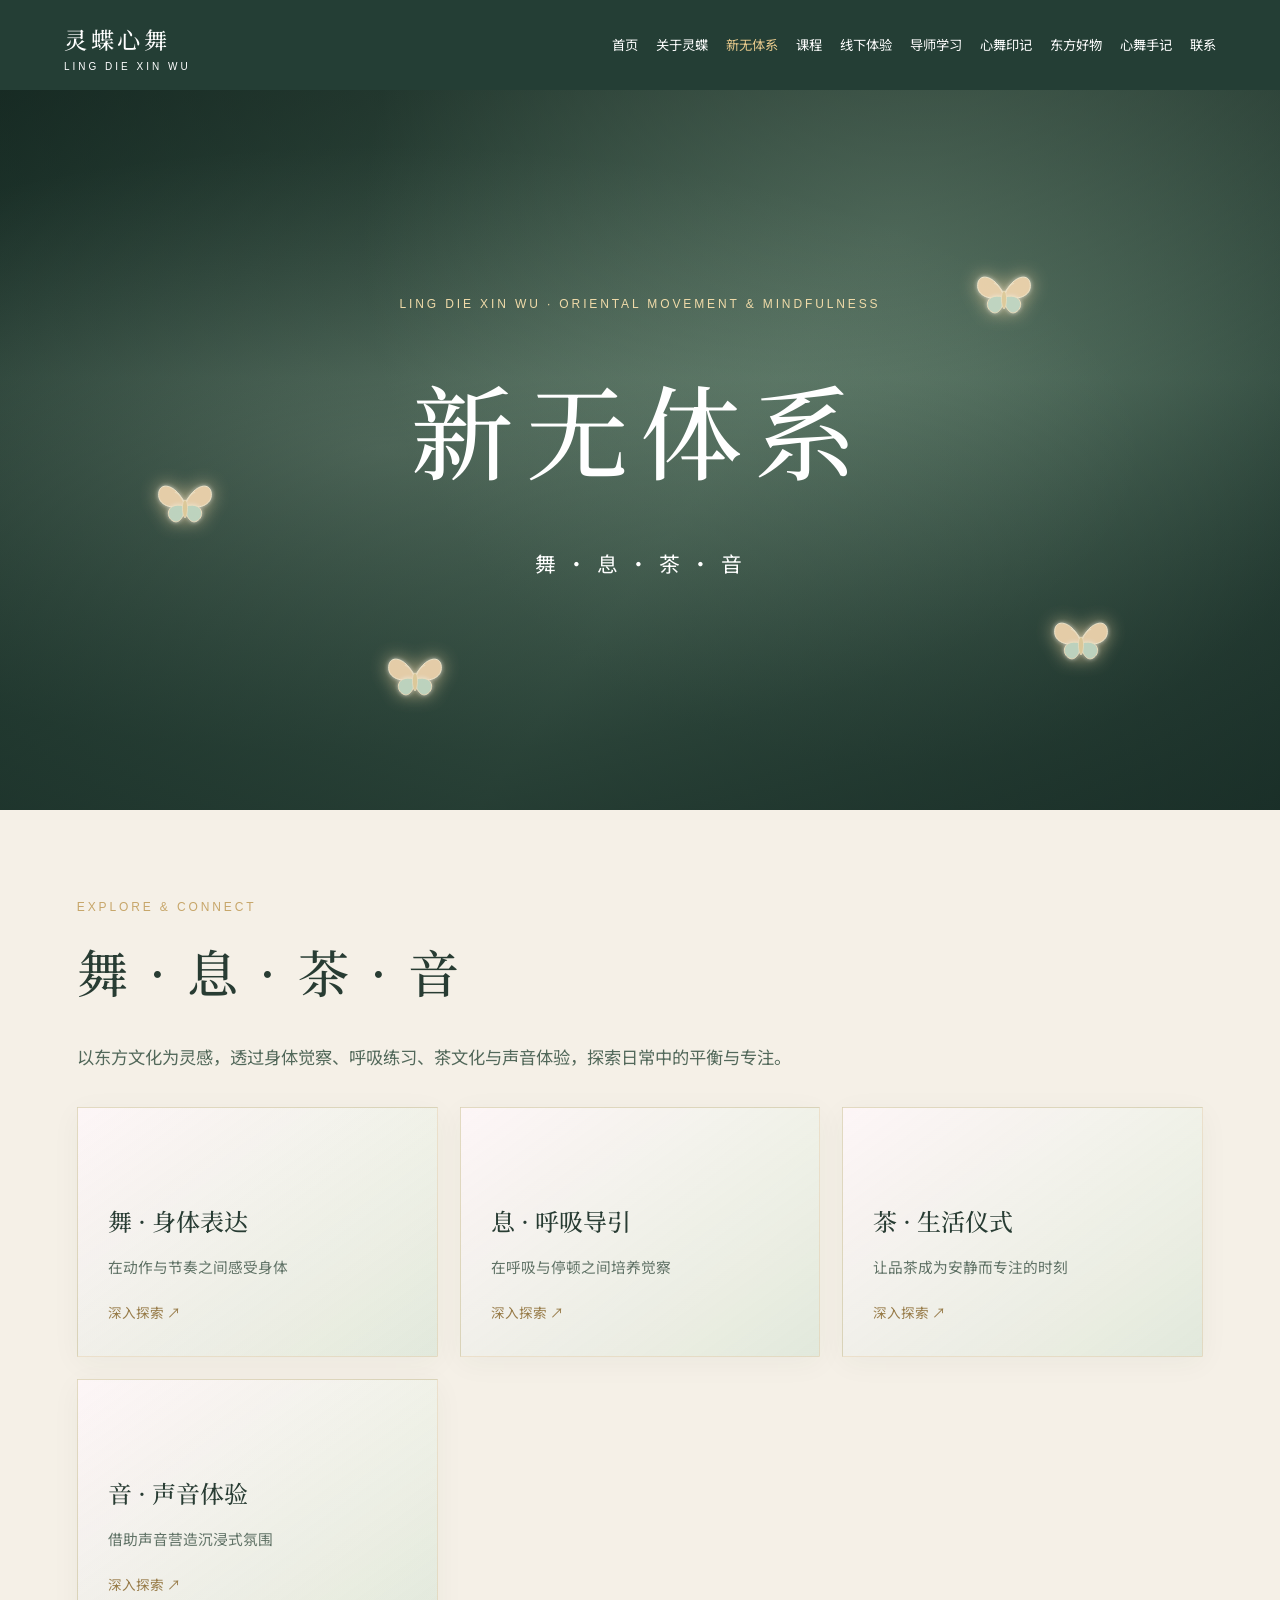
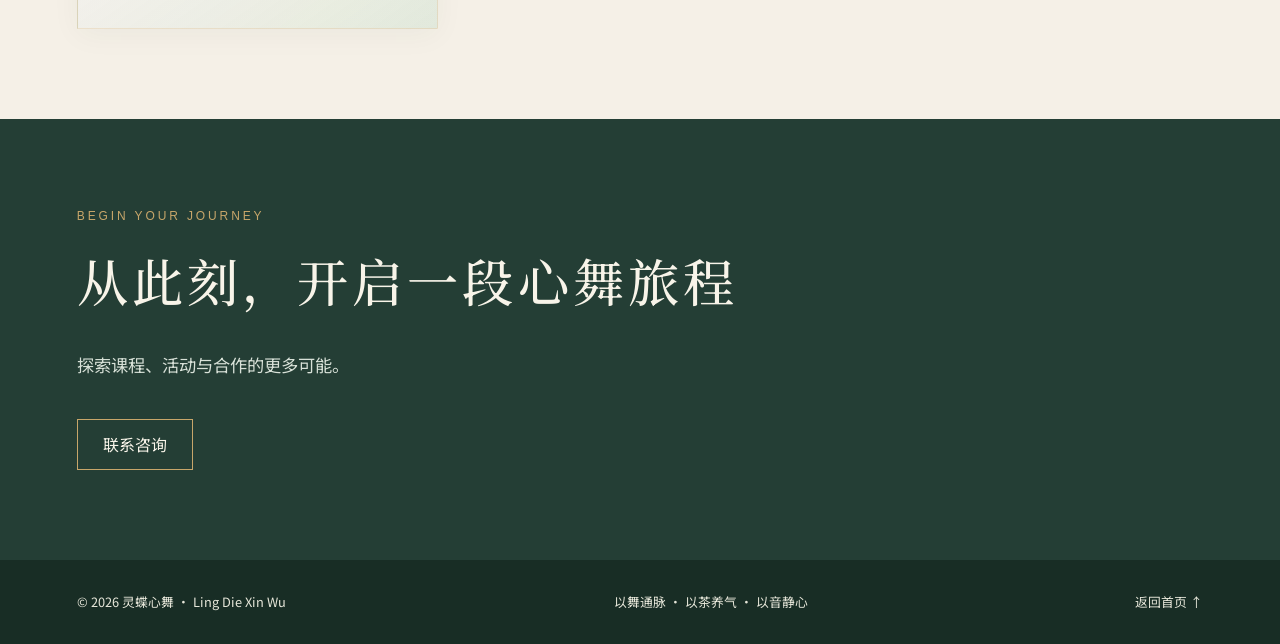
<file: system.html>
<!doctype html><html lang="zh-CN"><head><meta charset="utf-8"><meta name="viewport" content="width=device-width,initial-scale=1"><meta name="theme-color" content="#243e35"><meta name="description" content="以东方文化为灵感，透过身体觉察、呼吸练习、茶文化与声音体验，探索日常中的平衡与专注。"><title>新无体系 · 灵蝶心舞</title><link rel="stylesheet" href="assets/site.css"></head><body><a class="skip" href="#main">跳至主要内容</a><header class="header"><a class="brand" href="./">灵蝶心舞<small>LING DIE XIN WU</small></a><button class="menu" aria-controls="nav" aria-expanded="false" type="button">菜单 ☰</button><nav class="nav" id="nav" aria-label="主要导航"><a href="./" >首页</a><a href="about.html" >关于灵蝶</a><a href="system.html" aria-current="page">新无体系</a><a href="courses.html" >课程</a><a href="workshops.html" >线下体验</a><a href="certification.html" >导师学习</a><a href="portfolio.html" >心舞印记</a><a href="products.html" >东方好物</a><a href="journal.html" >心舞手记</a><a href="contact.html" >联系</a></nav></header><main id="main"><section class="hero "><div class="mist" aria-hidden="true"></div><div class="orbs" aria-hidden="true"><i class="orb"></i><i class="orb"></i><i class="orb"></i><i class="orb"></i></div><div class="hero-content"><div class="eyebrow">Ling Die Xin Wu · Oriental Movement & Mindfulness</div><h1>新无体系</h1><p>舞 · 息 · 茶 · 音</p></div></section><section class="section" id="discover"><div class="wrap reveal"><div class="kicker">Explore & Connect</div><h2>舞 · 息 · 茶 · 音</h2><p class="lead">以东方文化为灵感，透过身体觉察、呼吸练习、茶文化与声音体验，探索日常中的平衡与专注。</p><div class="grid"><a class="card" href="courses.html"><h3>舞 · 身体表达</h3><p>在动作与节奏之间感受身体</p><span>深入探索 ↗</span></a><a class="card" href="courses.html"><h3>息 · 呼吸导引</h3><p>在呼吸与停顿之间培养觉察</p><span>深入探索 ↗</span></a><a class="card" href="products.html"><h3>茶 · 生活仪式</h3><p>让品茶成为安静而专注的时刻</p><span>深入探索 ↗</span></a><a class="card" href="products.html"><h3>音 · 声音体验</h3><p>借助声音营造沉浸式氛围</p><span>深入探索 ↗</span></a></div></div></section><section class="section dark"><div class="wrap reveal"><div class="kicker">Begin Your Journey</div><h2>从此刻，开启一段心舞旅程</h2><p class="lead">探索课程、活动与合作的更多可能。</p><a class="button" href="contact.html">联系咨询</a></div></section></main><footer class="footer"><span>© <span data-year></span> 灵蝶心舞 · Ling Die Xin Wu</span><span>以舞通脉 · 以茶养气 · 以音静心</span><a href="./">返回首页 ↑</a></footer><script defer src="assets/site.js"></script></body></html>
</file>
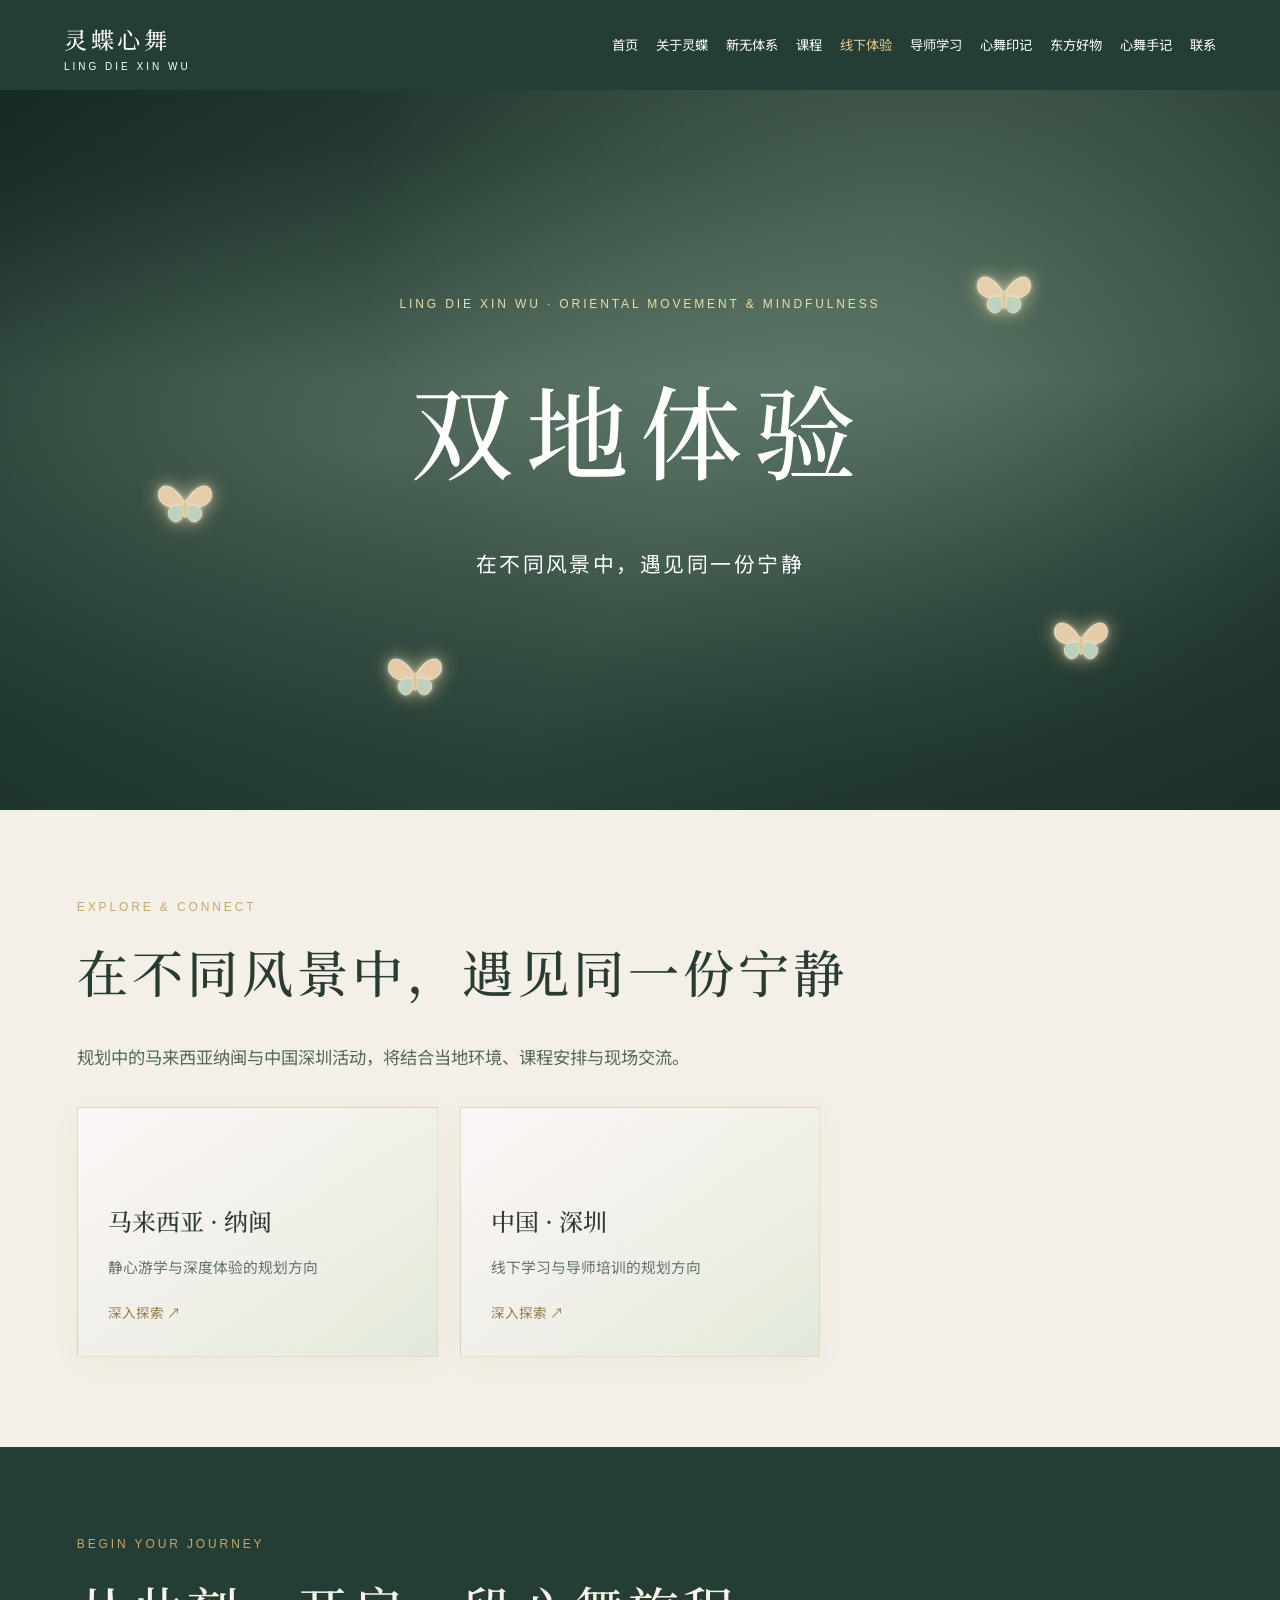
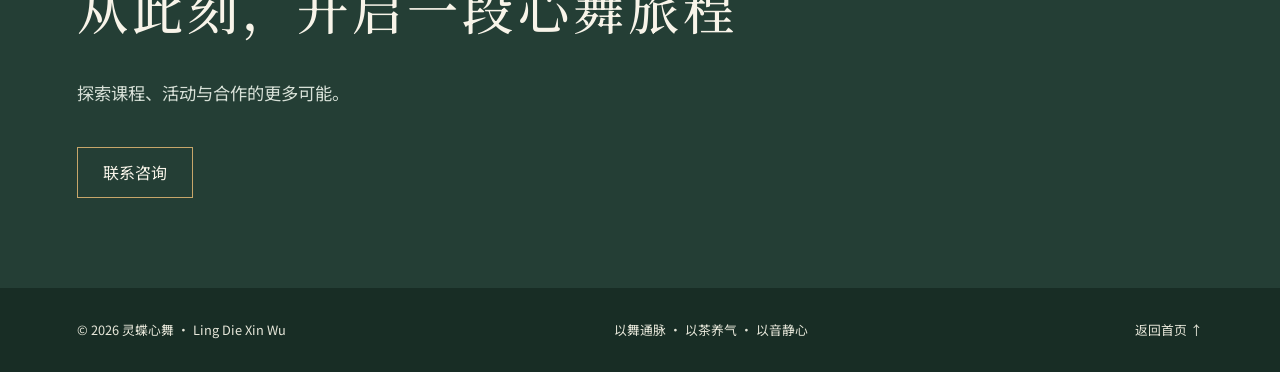
<file: workshops.html>
<!doctype html><html lang="zh-CN"><head><meta charset="utf-8"><meta name="viewport" content="width=device-width,initial-scale=1"><meta name="theme-color" content="#243e35"><meta name="description" content="规划中的马来西亚纳闽与中国深圳活动，将结合当地环境、课程安排与现场交流。"><title>双地体验 · 灵蝶心舞</title><link rel="stylesheet" href="assets/site.css"></head><body><a class="skip" href="#main">跳至主要内容</a><header class="header"><a class="brand" href="./">灵蝶心舞<small>LING DIE XIN WU</small></a><button class="menu" aria-controls="nav" aria-expanded="false" type="button">菜单 ☰</button><nav class="nav" id="nav" aria-label="主要导航"><a href="./" >首页</a><a href="about.html" >关于灵蝶</a><a href="system.html" >新无体系</a><a href="courses.html" >课程</a><a href="workshops.html" aria-current="page">线下体验</a><a href="certification.html" >导师学习</a><a href="portfolio.html" >心舞印记</a><a href="products.html" >东方好物</a><a href="journal.html" >心舞手记</a><a href="contact.html" >联系</a></nav></header><main id="main"><section class="hero "><div class="mist" aria-hidden="true"></div><div class="orbs" aria-hidden="true"><i class="orb"></i><i class="orb"></i><i class="orb"></i><i class="orb"></i></div><div class="hero-content"><div class="eyebrow">Ling Die Xin Wu · Oriental Movement & Mindfulness</div><h1>双地体验</h1><p>在不同风景中，遇见同一份宁静</p></div></section><section class="section" id="discover"><div class="wrap reveal"><div class="kicker">Explore & Connect</div><h2>在不同风景中，遇见同一份宁静</h2><p class="lead">规划中的马来西亚纳闽与中国深圳活动，将结合当地环境、课程安排与现场交流。</p><div class="grid"><a class="card" href="contact.html"><h3>马来西亚 · 纳闽</h3><p>静心游学与深度体验的规划方向</p><span>深入探索 ↗</span></a><a class="card" href="contact.html"><h3>中国 · 深圳</h3><p>线下学习与导师培训的规划方向</p><span>深入探索 ↗</span></a></div></div></section><section class="section dark"><div class="wrap reveal"><div class="kicker">Begin Your Journey</div><h2>从此刻，开启一段心舞旅程</h2><p class="lead">探索课程、活动与合作的更多可能。</p><a class="button" href="contact.html">联系咨询</a></div></section></main><footer class="footer"><span>© <span data-year></span> 灵蝶心舞 · Ling Die Xin Wu</span><span>以舞通脉 · 以茶养气 · 以音静心</span><a href="./">返回首页 ↑</a></footer><script defer src="assets/site.js"></script></body></html>
</file>
<file: assets/site.css>
@import url('https://fonts.googleapis.com/css2?family=Noto+Sans+SC:wght@300;400;500;600&family=Noto+Serif+SC:wght@400;500;600&display=swap');:root{--ivory:#f5f0e7;--jade:#a5b7a7;--pine:#435c50;--gold:#c7a66a;--purple:#8d7c96;--ink:#283c33}*{box-sizing:border-box}html{scroll-behavior:smooth}body{margin:0;background:var(--ivory);color:var(--ink);font-family:"Noto Sans SC",sans-serif;line-height:1.85}h1,h2,h3,.brand{font-family:"Noto Serif SC","Songti SC",serif;font-weight:500}a{text-decoration:none;color:inherit}button{font:inherit}.skip{position:absolute;left:-9999px}.skip:focus{left:12px;top:12px;background:white;z-index:99;padding:8px}.header{position:relative;z-index:20;background:#243e35;color:#fff;padding:18px max(5vw,22px);display:flex;align-items:center;justify-content:space-between;gap:20px}.brand{font-size:1.45rem;letter-spacing:.16em}.brand small{display:block;font:10px Arial,sans-serif;letter-spacing:.3em}.nav{display:flex;flex-wrap:wrap;gap:18px}.nav a{font-size:.83rem;transition:color .25s}.nav a:hover,.nav a[aria-current=page]{color:#e7c98c}.menu{display:none;border:1px solid #ffffff66;background:transparent;color:white;padding:6px 12px;border-radius:4px}.hero{position:relative;min-height:80svh;display:grid;place-items:center;text-align:center;overflow:hidden;color:white;background:radial-gradient(circle at 70% 20%,#708b78,transparent 50%),linear-gradient(125deg,#1c3029,#536f5e 55%,#283b34)}.hero.home{min-height:calc(100svh - 85px)}.hero video,.hero .mist{position:absolute;inset:0;width:100%;height:100%;object-fit:cover}.hero video{z-index:0}.hero:after{content:"";position:absolute;inset:0;background:linear-gradient(0deg,#152b24ba,#18372b44 60%,#12251e80);z-index:1}.mist{background:radial-gradient(ellipse at 30% 50%,#e8f4de3d,transparent 60%);animation:drift 18s ease-in-out infinite alternate}/* Ambient butterfly spirits: lightweight CSS silhouettes with independently fluttering wings. */
.orbs{position:absolute;inset:0;z-index:2;pointer-events:none;overflow:hidden}
.orb{--wing:#f6dca4;position:absolute;width:25px;height:22px;opacity:.62;filter:drop-shadow(0 0 10px var(--wing));animation:butterflyTravel 16s ease-in-out infinite alternate,butterflyColor 28s linear infinite}
.orb::before,.orb::after{content:"";position:absolute;top:2px;width:12px;height:19px;background:radial-gradient(ellipse at 40% 35%,#fff9 0%,var(--wing) 45%,#c6a5c48c 85%,transparent 100%);border-radius:80% 30% 75% 25% / 75% 35% 70% 30%;box-shadow:0 0 11px #fff4;transform-origin:center 90%;animation:butterflyWing 1.8s ease-in-out infinite alternate}
.orb::before{left:1px;transform:rotate(-28deg)}
.orb::after{right:1px;transform:scaleX(-1) rotate(-28deg);animation-name:butterflyWingRight}
.orb:nth-child(1){left:12%;top:56%;--wing:#f4d8ac;animation-delay:-2s,-3s}
.orb:nth-child(2){left:76%;top:29%;--wing:#b9dbcc;animation-delay:-7s,-9s;animation-duration:20s,32s}
.orb:nth-child(3){left:86%;top:78%;--wing:#e4c3ea;animation-delay:-12s,-14s;animation-duration:18s,26s}
.orb:nth-child(4){left:30%;top:83%;--wing:#d2ddeb;animation-delay:-5s,-20s;animation-duration:22s,35s}
.orb:nth-child(2)::before,.orb:nth-child(2)::after{animation-delay:-.7s}
.orb:nth-child(3)::before,.orb:nth-child(3)::after{animation-delay:-1.1s}
@keyframes butterflyTravel{0%{transform:translate3d(-14px,24px,0) rotate(-12deg);opacity:.25}50%{transform:translate3d(26px,-20px,0) rotate(9deg);opacity:.72}100%{transform:translate3d(-16px,-74px,0) rotate(-8deg);opacity:.35}}
@keyframes butterflyWing{0%{transform:rotate(-57deg) scaleX(.56)}100%{transform:rotate(-12deg) scaleX(1)}}
@keyframes butterflyWingRight{0%{transform:scaleX(-.56) rotate(-57deg)}100%{transform:scaleX(-1) rotate(-12deg)}}
@keyframes butterflyColor{0%{filter:hue-rotate(0deg) drop-shadow(0 0 9px var(--wing))}50%{filter:hue-rotate(30deg) drop-shadow(0 0 14px var(--wing))}100%{filter:hue-rotate(65deg) drop-shadow(0 0 9px var(--wing))}}
.hero-content{position:relative;z-index:3;max-width:880px;padding:90px 24px}.eyebrow,.kicker{font:12px Arial,sans-serif;letter-spacing:.24em;text-transform:uppercase;color:var(--gold)}.hero .eyebrow{color:#f0dba9}.hero h1{font-size:clamp(3rem,8vw,6.5rem);letter-spacing:.12em;margin:22px 0}.hero p{font-size:clamp(1rem,2vw,1.3rem);letter-spacing:.12em}.button{display:inline-block;border:1px solid var(--gold);padding:10px 25px;margin-top:20px;color:inherit;transition:background .3s,transform .3s}.button:hover,.button:focus-visible{background:var(--gold);color:#233b30;transform:translateY(-3px)}.section{padding:90px max(6vw,22px)}.wrap{max-width:1140px;margin:auto}.section h2{font-size:clamp(2rem,4vw,3.4rem);margin:10px 0 22px;letter-spacing:.08em}.lead{font-size:1.08rem;max-width:760px;color:#52685a}.grid{display:grid;grid-template-columns:repeat(3,minmax(0,1fr));gap:22px;margin-top:34px}.card{position:relative;display:flex;flex-direction:column;justify-content:flex-end;min-height:250px;padding:30px;border:1px solid #c7a66a55;background:linear-gradient(145deg,#ffffffd9,#e2e9df);box-shadow:0 6px 28px #213d2a0b;overflow:hidden;transition:transform .4s,box-shadow .4s,border-color .4s}.card:before{content:"";position:absolute;inset:auto -30% -90% -30%;height:170px;background:radial-gradient(ellipse,#c7a66a44,transparent 70%);transition:transform .5s}.card:hover,.card:focus-visible{transform:translateY(-9px);box-shadow:0 22px 45px #213d2a25;border-color:var(--gold)}.card:hover:before{transform:translateY(-50px)}.card h3,.card p,.card span{position:relative}.card h3{font-size:1.5rem;margin:0 0 10px}.card p{margin:0;color:#607266;font-size:.92rem}.card span{color:#987c49;margin-top:20px;font-size:.85rem}.soft{background:#e9eee8}.dark{background:#243e35;color:#f8f4e9}.dark .lead{color:#d8e1d8}.dark .card{background:linear-gradient(145deg,#3b574a,#273f35)}.dark .card p{color:#d7dfd7}.two{display:grid;grid-template-columns:1fr 1fr;align-items:center;gap:7vw}.art{min-height:360px;background:radial-gradient(circle at 65% 35%,#dfd1a3a6,transparent 35%),linear-gradient(135deg,#aec3af,#4d7162);border-radius:48% 52% 45% 55% / 45% 48% 52% 55%;box-shadow:0 25px 65px #1c38252b}.note{font-size:.85rem;color:#6e786e}.footer{background:#182d25;color:#e7e7da;padding:30px max(6vw,22px);display:flex;justify-content:space-between;flex-wrap:wrap;gap:20px;font-size:.8rem}.footer a:hover{color:var(--gold)}.reveal{opacity:0;transform:translateY(22px);transition:opacity .7s,transform .7s}.reveal.visible{opacity:1;transform:none}@keyframes float{to{transform:translate(35px,-50px);opacity:.35}}@keyframes drift{to{transform:scale(1.18) translateX(-4%)}}@media(max-width:900px){.grid{grid-template-columns:repeat(2,1fr)}.nav{gap:10px}}@media(max-width:720px){.header{padding:16px 20px}.menu{display:block}.nav{display:none;position:absolute;top:100%;left:0;right:0;padding:20px;background:#243e35;flex-direction:column;box-shadow:0 14px 30px #0004}.nav.open{display:flex}.nav a{padding:5px}.grid,.two{grid-template-columns:1fr}.section{padding:65px 22px}.hero{min-height:65svh}.hero.home{min-height:85svh}}@media(prefers-reduced-motion:reduce){*,*:before,*:after{animation:none!important;transition:none!important;scroll-behavior:auto!important}.reveal{opacity:1;transform:none}}
/* Slow opalescent/chameleon wash, shared by every linked portfolio card. */
.card{isolation:isolate}
.card::before{content:"";position:absolute;inset:0;height:auto;background:linear-gradient(125deg,rgba(247,201,216,.22),rgba(247,233,185,.14),rgba(183,222,204,.2),rgba(191,211,241,.18),rgba(223,193,230,.19));background-size:300% 300%;opacity:.64;z-index:-1;transform:none;pointer-events:none;animation:opalescentFlow 23s ease-in-out infinite alternate;transition:opacity .5s}
.card::after{content:"";position:absolute;inset:0;pointer-events:none;z-index:-1;background:linear-gradient(115deg,transparent 27%,#ffffff40 48%,transparent 67%);transform:translateX(-120%);opacity:0}
.card:hover::before,.card:focus-visible::before{opacity:.9}
.card:hover::after,.card:focus-visible::after{opacity:1;animation:cardGleam 1.4s ease-out both}
.card:hover,.card:focus-visible{box-shadow:0 18px 42px #40574c30,0 0 20px #c7a66a2c}
.dark .card::before{opacity:.22}
.dark .card:hover::before,.dark .card:focus-visible::before{opacity:.4}
@keyframes opalescentFlow{0%{background-position:0% 45%;filter:hue-rotate(0deg)}50%{background-position:100% 55%;filter:hue-rotate(18deg)}100%{background-position:10% 85%;filter:hue-rotate(38deg)}}
@keyframes cardGleam{from{transform:translateX(-120%)}to{transform:translateX(120%)}}
@media(max-width:720px){.orb:nth-child(n+3){display:none}.orb{opacity:.4}.card::before{opacity:.45}}
@media(prefers-reduced-motion:reduce){.orb,.orb::before,.orb::after,.card::before,.card::after{animation:none!important}.orb{opacity:.3}.card::after{display:none}}

/* Four-wing butterflies: two forewings, two hindwings, a body, and antennae.
   SVG geometry keeps the silhouette recognizable at every screen size. */
.orbs{z-index:2;overflow:hidden}
.orb{width:62px;height:54px;opacity:.92;filter:drop-shadow(0 0 9px #f5d9a6bb);animation:butterflyFlight 11s ease-in-out infinite alternate,butterflyTint 24s linear infinite}
.orb::before,.orb::after{display:none}
.orb svg{display:block;width:100%;height:100%;overflow:visible}
.orb .wing{fill:#f4d8b1;stroke:#fff2d5;stroke-width:1.3;filter:drop-shadow(0 0 3px #fff9);transform-box:fill-box}
.orb .hindwing{fill:#c9dec9;stroke:#f9e9c6}
.orb .wing-left{transform-origin:right center;animation:wingBeatLeft 1.25s ease-in-out infinite}
.orb .wing-right{transform-origin:left center;animation:wingBeatRight 1.25s ease-in-out infinite}
.orb .hindwing.wing-left,.orb .hindwing.wing-right{animation-delay:-.13s}
.orb .body{fill:#ead3a1;stroke:#fff1d9;stroke-width:.7}
.orb .antenna{stroke:#f9e9cc;stroke-width:1.4;stroke-linecap:round;fill:none}
.orb:nth-child(1){left:12%;top:54%;animation-delay:-2s,-3s}
.orb:nth-child(2){left:76%;top:25%;animation-delay:-6s,-9s;animation-duration:14s,28s}
.orb:nth-child(3){left:82%;top:73%;animation-delay:-9s,-15s;animation-duration:12s,31s}
.orb:nth-child(4){left:30%;top:78%;animation-delay:-4s,-18s;animation-duration:16s,26s}
@keyframes wingBeatLeft{0%,100%{transform:scaleX(1) rotate(-5deg)}50%{transform:scaleX(.36) rotate(9deg)}}
@keyframes wingBeatRight{0%,100%{transform:scaleX(1) rotate(5deg)}50%{transform:scaleX(.36) rotate(-9deg)}}
@keyframes butterflyFlight{0%{transform:translate3d(-30px,35px,0) rotate(-12deg) scale(.82);opacity:.55}25%{transform:translate3d(24px,-18px,0) rotate(9deg) scale(1);opacity:.98}50%{transform:translate3d(-12px,-46px,0) rotate(-8deg) scale(1.06);opacity:.9}75%{transform:translate3d(32px,-79px,0) rotate(11deg) scale(.93);opacity:1}100%{transform:translate3d(-15px,-115px,0) rotate(-5deg) scale(.87);opacity:.65}}
@keyframes butterflyTint{0%{filter:hue-rotate(0deg) drop-shadow(0 0 8px #f5d9a6dd)}50%{filter:hue-rotate(35deg) drop-shadow(0 0 13px #dfcaeddd)}100%{filter:hue-rotate(70deg) drop-shadow(0 0 9px #b8dbd2dd)}}
@media(max-width:720px){.orb{width:48px;height:43px;opacity:.8}.orb:nth-child(n+3){display:none}}
@media(prefers-reduced-motion:reduce){.orb,.orb .wing{animation:none!important}.orb{opacity:.65}}

/* Founder portrait shared by homepage and About page. Keep full photo uncropped. */
.founder-intro{display:grid;grid-template-columns:minmax(0,.95fr) minmax(0,1fr);gap:clamp(24px,5vw,75px);align-items:center;margin:36px 0 60px}
.founder-photo{margin:0;max-width:510px}
.founder-photo img{display:block;width:100%;height:auto;max-height:640px;object-fit:contain;border-radius:14px;background:#e6e9df;box-shadow:0 22px 55px #1c382528}
.founder-photo figcaption{font-size:.82rem;color:#6d796e;letter-spacing:.08em;margin-top:12px}
.home-founder-photo{display:block;justify-self:center;width:min(100%,470px);border-radius:15px;overflow:hidden;box-shadow:0 24px 60px #1c38252f;transition:transform .45s,box-shadow .45s}
.home-founder-photo img{display:block;width:100%;height:auto;max-height:570px;object-fit:contain;background:#e6e9df}
.home-founder-photo:hover,.home-founder-photo:focus-visible{transform:translateY(-6px);box-shadow:0 30px 65px #1c382544}
@media(max-width:720px){.founder-intro{grid-template-columns:1fr;margin:28px 0 44px}.founder-photo{max-width:480px}.home-founder-photo{width:min(100%,430px)}}
@media(prefers-reduced-motion:reduce){.home-founder-photo{transition:none}}
</file>
